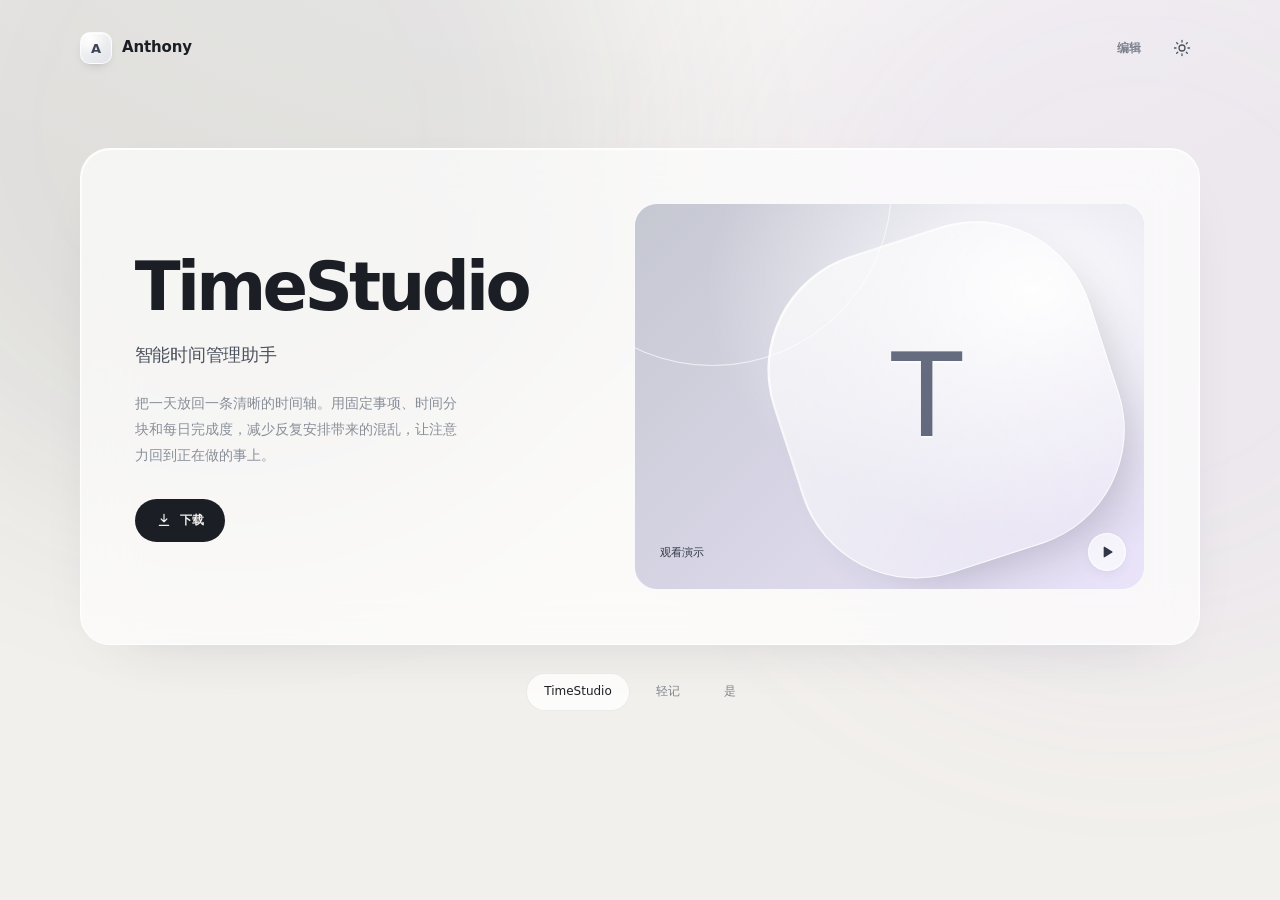
<file: index.html>
<!doctype html>
<html lang="zh-CN">
<head>
  <meta charset="utf-8">
  <meta name="viewport" content="width=device-width, initial-scale=1, viewport-fit=cover">
  <meta name="theme-color" content="#f2f0ec">
  <meta name="description" content="Anthony 的独立产品作品集。用 AI 把想法做成简单、好用的产品。">
  <meta property="og:type" content="website">
  <meta property="og:title" content="Anthony · 独立产品">
  <meta property="og:description" content="把想法，做进日常。">
  <meta name="color-scheme" content="light dark">
  <title>Anthony · 独立产品</title>
  <link rel="icon" href="assets/favicon.svg" type="image/svg+xml">
  <link rel="stylesheet" href="assets/css/base.css">
  <link rel="stylesheet" href="assets/css/site.css?v=20261028-compact">
  <link rel="stylesheet" href="assets/css/inline.css?v=20261028-compact">
  <link rel="stylesheet" href="assets/css/editor-access.css?v=20261028-password">
  <script>
    (function () {
      try {
        var saved = localStorage.getItem('anthony-theme');
        var dark = window.matchMedia && window.matchMedia('(prefers-color-scheme: dark)').matches;
        document.documentElement.dataset.theme = saved === 'light' || saved === 'dark' ? saved : (dark ? 'dark' : 'light');
      } catch (error) {
        document.documentElement.dataset.theme = 'light';
      }
    })();
  </script>
</head>
<body>
  <a class="skip-link" href="#main">跳到主要内容</a>

  <div class="ambient" aria-hidden="true">
    <i class="ambient-blob ambient-a"></i>
    <i class="ambient-blob ambient-b"></i>
    <i class="ambient-blob ambient-c"></i>
    <span class="ambient-sheen"></span>
  </div>

  <header class="site-header" id="siteHeader">
    <div class="header-inner">
      <div class="brand">
        <span class="brand-mark" id="brandMark">A</span>
        <span class="brand-copy">
          <strong id="brandName">Anthony</strong>
        </span>
      </div>

      <div class="header-actions">
        <button class="button quiet" type="button" id="editCurrent">编辑</button>
        <button class="icon-button theme-toggle" type="button" id="themeToggle" aria-label="切换到深色模式">
          <svg class="icon-sun" viewBox="0 0 24 24" aria-hidden="true">
            <circle cx="12" cy="12" r="4"></circle>
            <path d="M12 2v2m0 16v2M4.9 4.9l1.4 1.4m11.4 11.4 1.4 1.4M2 12h2m16 0h2M4.9 19.1l1.4-1.4M17.7 6.3l1.4-1.4"></path>
          </svg>
          <svg class="icon-moon" viewBox="0 0 24 24" aria-hidden="true">
            <path d="M20.5 14.2A8.4 8.4 0 0 1 9.8 3.5 8.5 8.5 0 1 0 20.5 14.2Z"></path>
          </svg>
        </button>
      </div>
    </div>
  </header>

  <div class="preview-badge hidden" id="previewBadge">草稿 <a href="index.html">查看已发布版本</a></div>

  <div class="inline-editor-tools" id="inlineEditorTools"></div>

  <main class="stage" id="main">
    <div class="card-mount" id="cardMount" aria-busy="true">
      <div class="card-skeleton" aria-hidden="true">
        <div class="skeleton-copy">
          <span class="skeleton-line short"></span>
          <span class="skeleton-line title"></span>
          <span class="skeleton-line med"></span>
          <span class="skeleton-line med"></span>
          <span class="skeleton-line chip"></span>
        </div>
        <div class="skeleton-screen"></div>
      </div>
    </div>
  </main>

  <nav class="product-nav" id="productNav" aria-label="切换作品"></nav>

  <div class="home-dock hidden" id="homeDock" aria-hidden="true">
    <div class="orb-stage" id="orbStage">
      <span class="orb-halo" aria-hidden="true"></span>
      <span class="orb-dispersion" aria-hidden="true"></span>
      <span class="orb-burst" aria-hidden="true"></span>
      <button class="home-orb" type="button" id="homeOrb" aria-label="作品导航：左右拖动切换产品，单点播放视频，双击编辑当前产品，长按新增产品">
        <span class="home-sphere" aria-hidden="true">
          <span class="sphere-surface">
            <i class="sphere-flow sphere-flow-a"></i>
            <i class="sphere-flow sphere-flow-b"></i>
            <i class="sphere-flow sphere-flow-c"></i>
            <i class="sphere-flow sphere-flow-d"></i>
          </span>
          <span class="sphere-depth"></span>
          <span class="sphere-caustic"></span>
          <span class="sphere-prism"></span>
          <span class="sphere-rim"><i></i></span>
          <span class="sphere-lens"></span>
          <span class="sphere-glint"></span>
        </span>
      </button>
      <span class="orb-floor" aria-hidden="true"></span>
      <span class="hold-ring" aria-hidden="true"></span>
    </div>
  </div>

  <div class="sr-only" id="liveRegion" aria-live="polite" aria-atomic="true"></div>

  <dialog class="sheet-dialog" id="sheetDialog" aria-labelledby="sheetTitle" tabindex="-1">
    <div class="sheet" id="sheetContent"></div>
  </dialog>

  <div class="toast" id="toast" role="status" aria-live="polite"></div>

  <noscript>
    <div class="noscript-card">
      <strong>需要启用 JavaScript</strong>
      <p>这个作品集使用 JavaScript 加载内容与交互，请在浏览器中启用 JavaScript 后刷新。</p>
    </div>
  </noscript>

  <script src="assets/js/utils.js?v=20261028-compact"></script>
  <script src="assets/js/editor-access.js?v=20261028-password"></script>
  <script src="assets/js/site.js?v=20261028-password"></script>
</body>
</html>
</file>
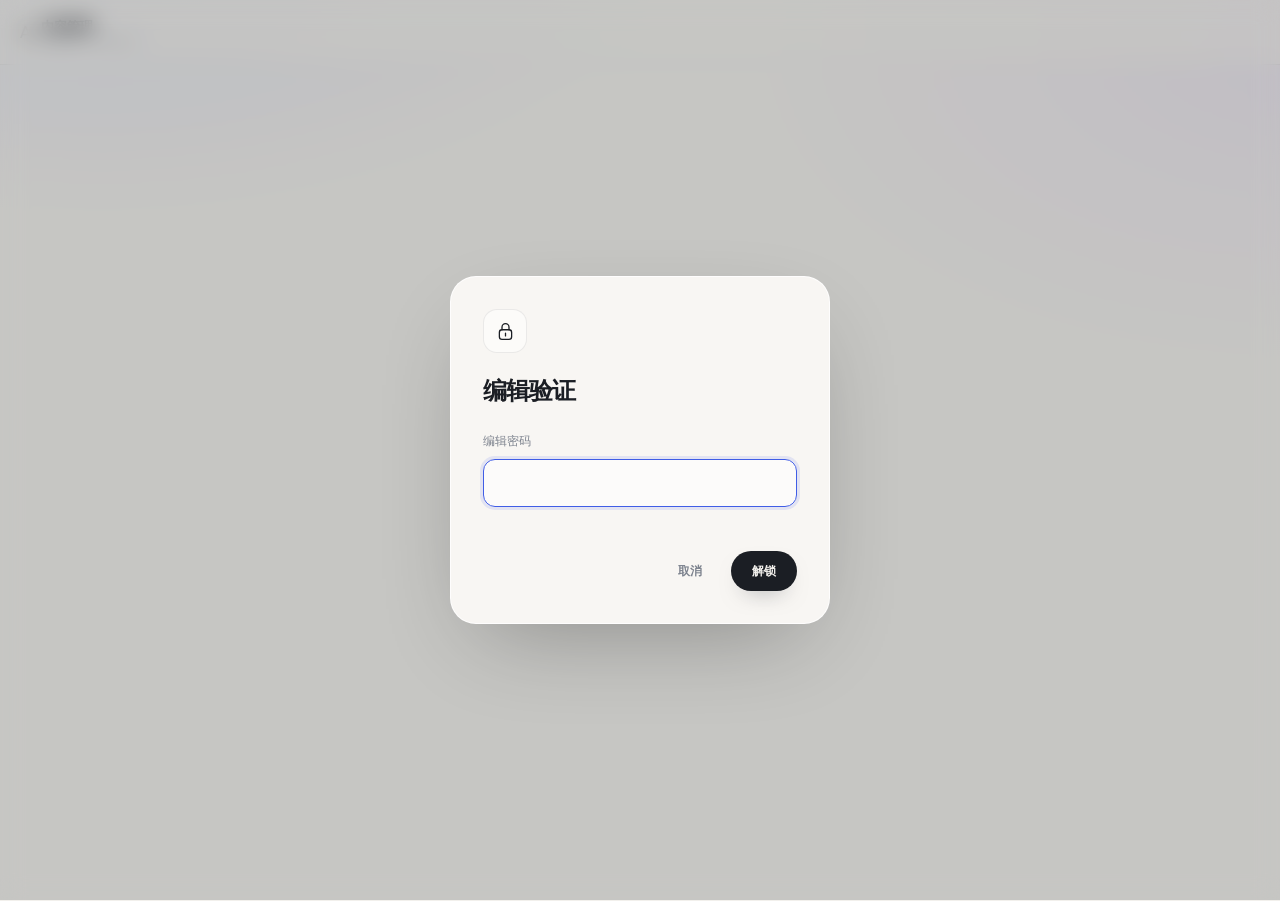
<file: admin.html>
<!doctype html>
<html lang="zh-CN">
<head>
  <meta charset="utf-8">
  <meta name="viewport" content="width=device-width, initial-scale=1, viewport-fit=cover">
  <meta name="theme-color" content="#f2f0ec">
  <meta name="robots" content="noindex, nofollow">
  <meta name="color-scheme" content="light dark">
  <title>内容管理 · Anthony</title>
  <link rel="icon" href="assets/favicon.svg" type="image/svg+xml">
  <link rel="stylesheet" href="assets/css/base.css">
  <link rel="stylesheet" href="assets/css/admin.css">
  <link rel="stylesheet" href="assets/css/editor-access.css?v=20261028-password">
  <script>
    (function () {
      try {
        var saved = localStorage.getItem('anthony-theme');
        var dark = window.matchMedia && window.matchMedia('(prefers-color-scheme: dark)').matches;
        document.documentElement.dataset.theme = saved === 'light' || saved === 'dark' ? saved : (dark ? 'dark' : 'light');
      } catch (error) {
        document.documentElement.dataset.theme = 'light';
      }
    })();
  </script>
</head>
<body class="admin-body admin-access-locked">
  <header class="admin-header">
    <div class="admin-header-inner">
      <a class="admin-brand" href="index.html" aria-label="返回作品集">
        <span class="brand-mark">A</span>
        <span class="admin-brand-copy">
          <strong>内容管理</strong>
          <small>Anthony · Products</small>
        </span>
      </a>

      <div class="admin-header-actions">
        <span class="save-status" id="saveStatus">未连接</span>
        <button class="button glass admin-preview-button hidden" type="button" id="previewDraft">预览草稿</button>
        <button class="button primary admin-publish-button hidden" type="button" id="publishTop">发布</button>
        <button class="icon-button theme-toggle" type="button" id="themeToggle" aria-label="切换到深色模式">
          <svg class="icon-sun" viewBox="0 0 24 24" aria-hidden="true">
            <circle cx="12" cy="12" r="4"></circle>
            <path d="M12 2v2m0 16v2M4.9 4.9l1.4 1.4m11.4 11.4 1.4 1.4M2 12h2m16 0h2M4.9 19.1l1.4-1.4M17.7 6.3l1.4-1.4"></path>
          </svg>
          <svg class="icon-moon" viewBox="0 0 24 24" aria-hidden="true">
            <path d="M20.5 14.2A8.4 8.4 0 0 1 9.8 3.5 8.5 8.5 0 1 0 20.5 14.2Z"></path>
          </svg>
        </button>
      </div>
    </div>
  </header>

  <section class="admin-access" id="adminAccess" aria-labelledby="adminAccessTitle">
    <h1 id="adminAccessTitle">内容管理已锁定</h1>
    <p id="adminAccessHint">输入编辑密码后继续。</p>
    <button class="button primary" type="button" id="unlockAdmin">解锁</button>
    <a href="index.html">返回作品集</a>
  </section>

  <main class="admin-main">
    <section class="connect-shell" id="connectView">
      <div class="connect-copy">
        <p class="eyebrow">STATIC CONTENT STUDIO</p>
        <h1>部署之后，<br>也直接改。</h1>
        <p class="connect-lead">这里不是另一个后台服务器。它通过 GitHub API 直接修改仓库里的 <code>content/site.json</code>，所以整站仍然可以原样放在 GitHub Pages 上。</p>
        <ul class="connect-points">
          <li><span>01</span>增加、删除品牌，修改所有文案</li>
          <li><span>02</span>粘贴 B 站链接，自动识别 BV 号</li>
          <li><span>03</span>上传安装包到仓库的 downloads 目录</li>
          <li><span>04</span>提交后，Pages 自动重新部署</li>
        </ul>
      </div>

      <div class="connect-card">
        <div class="connect-card-head">
          <div>
            <p class="eyebrow">CONNECT</p>
            <h2>连接你的仓库</h2>
          </div>
          <span class="connect-badge">GitHub Pages ready</span>
        </div>

        <form id="connectForm" novalidate>
          <div class="form-grid connect-grid">
            <label class="field">
              <span class="field-label">Repository owner</span>
              <input type="text" id="ownerInput" name="owner" value="shuizhongjushi0910-eng" autocomplete="username" spellcheck="false" placeholder="GitHub 用户名">
            </label>
            <label class="field">
              <span class="field-label">Repository</span>
              <input type="text" id="repoInput" name="repo" value="shuizhongjushi0910-eng.github.io" autocomplete="off" spellcheck="false" placeholder="仓库名">
            </label>
            <label class="field">
              <span class="field-label">Branch</span>
              <input type="text" id="branchInput" name="branch" value="main" autocomplete="off" spellcheck="false" placeholder="main">
            </label>
            <label class="field">
              <span class="field-label">Personal access token</span>
              <input type="password" id="tokenInput" name="token" autocomplete="off" spellcheck="false" placeholder="github_pat_...">
            </label>
          </div>

          <p class="connect-security">Token 仅用于当前标签页会话；点击「断开连接」即可清除。不会写入网页或仓库。</p>

          <div class="connect-actions">
            <button class="button primary" type="submit" id="connectButton">连接并读取</button>
            <button class="button glass" type="button" id="localEditButton">先本地编辑</button>
          </div>
          <p class="form-message hidden" id="connectError" role="alert"></p>
        </form>

        <details class="connect-help">
          <summary>怎么生成 Token？</summary>
          <ol>
            <li>打开 GitHub 的 <a href="https://github.com/settings/personal-access-tokens/new" target="_blank" rel="noopener noreferrer">Fine-grained token 创建页</a>。</li>
            <li>Repository access 选择 <strong>Only select repositories</strong>，选中这个作品集仓库。</li>
            <li>Permissions → Repository permissions → <strong>Contents</strong> 设为 <strong>Read and write</strong>。</li>
            <li>生成后复制 <code>github_pat_...</code> 到上面的输入框。</li>
          </ol>
          <p>建议为这个仓库单独创建一个有到期时间的 Token。</p>
        </details>

        <p class="connect-security">这个页面本身是公开的，但没有 Token 的人只能本地查看，无法提交。不要把 Token 发给别人，也不要把 Token 写进仓库。</p>
      </div>
    </section>

    <section class="studio hidden" id="studioView">
      <aside class="studio-sidebar">
        <div class="repo-chip" id="repoChip">
          <span class="repo-dot" aria-hidden="true"></span>
          <span class="repo-copy">
            <strong id="repoName">未连接</strong>
            <small id="branchName">main</small>
          </span>
        </div>

        <nav class="studio-tabs" id="studioTabs" aria-label="内容分类">
          <button type="button" data-tab="site" aria-current="true">
            <span>首页与关于</span>
            <small>Site</small>
          </button>
          <button type="button" data-tab="products">
            <span>品牌</span>
            <small id="productCount">0</small>
          </button>
          <button type="button" data-tab="videos">
            <span>影像</span>
            <small id="videoCount">0</small>
          </button>
          <button type="button" data-tab="downloads">
            <span>下载</span>
            <small id="downloadCount">0</small>
          </button>
          <button type="button" data-tab="notes">
            <span>手记</span>
            <small id="noteCount">0</small>
          </button>
          <button type="button" data-tab="publish">
            <span>发布</span>
            <small>Deploy</small>
          </button>
        </nav>

        <div class="studio-sidebar-foot">
          <a class="side-link" href="index.html" target="_blank" rel="noopener">打开网站 ↗</a>
          <button class="side-link" type="button" id="disconnectButton">断开连接</button>
        </div>
      </aside>

      <section class="studio-panel">
        <header class="panel-head">
          <div>
            <p class="eyebrow" id="panelEyebrow">SITE</p>
            <h1 id="panelTitle">首页与关于</h1>
            <p id="panelHint">修改站点标题、个人介绍和关于页面的内容。</p>
          </div>
          <div class="panel-actions" id="panelActions"></div>
        </header>

        <div class="panel-body" id="panelBody"></div>
      </section>
    </section>
  </main>

  <div class="toast" id="adminToast" role="status" aria-live="polite"></div>
  <input type="file" id="importFile" accept="application/json,.json" hidden>

  <noscript>
    <div class="connect-card admin-noscript">
      <strong>需要启用 JavaScript</strong>
      <p>内容管理需要 JavaScript 才能读写 GitHub 仓库，请在浏览器中启用后刷新。</p>
    </div>
  </noscript>

  <script src="assets/js/utils.js?v=20261026"></script>
  <script src="assets/js/editor-access.js?v=20261028-password"></script>
  <script src="assets/js/admin.js?v=20261028-password"></script>
</body>
</html>
</file>
<file: assets/css/base.css>
:root {
  color-scheme: light;
  --bg: #f2f0ec;
  --bg-2: #f8f6f3;
  --text: #1b1e24;
  --text-2: #4c525d;
  --muted: #7d838e;
  --faint: #a3a8b1;
  --line: rgba(27, 30, 36, .08);
  --line-strong: rgba(27, 30, 36, .15);
  --glass: rgba(255, 255, 255, .52);
  --glass-strong: rgba(255, 255, 255, .76);
  --glass-border: rgba(255, 255, 255, .84);
  --dialog-bg: rgba(251, 250, 248, .9);
  --field-bg: rgba(255, 255, 255, .58);
  --nav-bg: rgba(244, 242, 238, .68);
  --shadow-soft: 0 28px 80px -32px rgba(38, 45, 67, .28), 0 10px 30px -20px rgba(38, 45, 67, .18);
  --shadow-card: 0 50px 130px -44px rgba(34, 42, 64, .44), 0 20px 50px -34px rgba(34, 42, 64, .25);
  --accent: #6d86ff;
  --accent-2: #b18cff;
  --focus: #405de6;
  --radius-sheet: 30px;
  --font: -apple-system, BlinkMacSystemFont, "SF Pro Display", "SF Pro Text", "Helvetica Neue", "PingFang SC", "Hiragino Sans GB", "Microsoft YaHei UI", "Microsoft YaHei", system-ui, sans-serif;
  --mono: "SFMono-Regular", Consolas, "Liberation Mono", monospace;
}

html[data-theme="dark"] {
  color-scheme: dark;
  --bg: #0b0c0f;
  --bg-2: #111216;
  --text: #f2f2f4;
  --text-2: #c3c5cc;
  --muted: #9296a0;
  --faint: #6d727d;
  --line: rgba(255, 255, 255, .09);
  --line-strong: rgba(255, 255, 255, .17);
  --glass: rgba(27, 29, 35, .5);
  --glass-strong: rgba(31, 33, 40, .78);
  --glass-border: rgba(255, 255, 255, .13);
  --dialog-bg: rgba(22, 23, 28, .92);
  --field-bg: rgba(255, 255, 255, .06);
  --nav-bg: rgba(11, 12, 15, .7);
  --shadow-soft: 0 30px 90px -30px rgba(0, 0, 0, .8);
  --shadow-card: 0 60px 150px -40px rgba(0, 0, 0, .85), 0 20px 50px -30px rgba(0, 0, 0, .6);
  --focus: #93a8ff;
}

* { box-sizing: border-box; }

html {
  min-height: 100%;
  background: var(--bg);
  overflow-x: hidden;
  overflow-x: clip;
  scroll-behavior: smooth;
}

body {
  margin: 0;
  min-height: 100vh;
  min-height: 100svh;
  overflow-x: hidden;
  overflow-x: clip;
  background: var(--bg);
  color: var(--text);
  font-family: var(--font);
  -webkit-font-smoothing: antialiased;
  -moz-osx-font-smoothing: grayscale;
  text-rendering: optimizeLegibility;
}

body.is-locked { overflow: hidden; }

::selection {
  background: color-mix(in srgb, var(--accent) 28%, transparent);
  color: var(--text);
}

h1, h2, h3, h4, p, figure, blockquote { margin: 0; }

a {
  color: inherit;
  text-decoration: none;
}

button, input, textarea, select {
  font: inherit;
  color: inherit;
}

button {
  border: 0;
  padding: 0;
  background: none;
  cursor: pointer;
  -webkit-tap-highlight-color: transparent;
}

img, svg { display: block; }

button:focus-visible,
a:focus-visible,
input:focus-visible,
textarea:focus-visible,
select:focus-visible,
[tabindex]:focus-visible {
  outline: 2px solid color-mix(in srgb, var(--focus) 72%, transparent);
  outline-offset: 3px;
}

.hidden { display: none !important; }

.sr-only {
  position: absolute !important;
  width: 1px;
  height: 1px;
  padding: 0;
  margin: -1px;
  overflow: hidden;
  clip: rect(0, 0, 0, 0);
  white-space: nowrap;
  border: 0;
}

.skip-link {
  position: fixed;
  top: 10px;
  left: 50%;
  z-index: 200;
  transform: translate(-50%, -160%);
  padding: 10px 16px;
  border-radius: 12px;
  background: var(--text);
  color: var(--bg);
  font-size: 13px;
  font-weight: 650;
  transition: transform .2s ease;
}

.skip-link:focus { transform: translate(-50%, 0); }

.icon-button {
  display: inline-grid;
  place-items: center;
  width: 38px;
  height: 38px;
  flex: 0 0 auto;
  border: 1px solid transparent;
  border-radius: 50%;
  color: var(--text-2);
  background: transparent;
  transition: background .2s ease, color .2s ease, border-color .2s ease, transform .2s cubic-bezier(.2, .9, .25, 1);
}

.icon-button:hover {
  color: var(--text);
  background: var(--glass);
  border-color: var(--glass-border);
}

.icon-button:active { transform: scale(.94); }

.icon-button svg {
  width: 18px;
  height: 18px;
  fill: none;
  stroke: currentColor;
  stroke-width: 1.7;
  stroke-linecap: round;
  stroke-linejoin: round;
}

.theme-toggle .icon-moon { display: none; }
html[data-theme="dark"] .theme-toggle .icon-sun { display: none; }
html[data-theme="dark"] .theme-toggle .icon-moon { display: block; }

.button {
  display: inline-flex;
  align-items: center;
  justify-content: center;
  gap: 8px;
  min-height: 44px;
  padding: 0 18px;
  border: 1px solid transparent;
  border-radius: 14px;
  font-size: 13.5px;
  font-weight: 650;
  letter-spacing: .005em;
  white-space: nowrap;
  transition: transform .22s cubic-bezier(.2, .9, .25, 1), background .2s ease, border-color .2s ease, box-shadow .2s ease, opacity .2s ease;
}

.button svg {
  width: 16px;
  height: 16px;
  fill: none;
  stroke: currentColor;
  stroke-width: 1.8;
  stroke-linecap: round;
  stroke-linejoin: round;
}

.button:hover { transform: translateY(-1px); }
.button:active { transform: scale(.98); }

.button.primary {
  color: var(--bg);
  background: var(--text);
  box-shadow: 0 10px 24px -14px rgba(20, 24, 34, .55);
}

html[data-theme="dark"] .button.primary {
  color: #16171b;
  background: #f4f4f6;
}

.button.glass {
  color: var(--text);
  background: var(--glass);
  border-color: var(--glass-border);
  box-shadow: inset 0 1px 0 rgba(255, 255, 255, .55), 0 8px 22px -16px rgba(30, 36, 54, .4);
  backdrop-filter: blur(18px) saturate(1.3);
  -webkit-backdrop-filter: blur(18px) saturate(1.3);
}

html[data-theme="dark"] .button.glass {
  box-shadow: inset 0 1px 0 rgba(255, 255, 255, .08), 0 8px 22px -16px rgba(0, 0, 0, .8);
}

.button.quiet {
  min-height: 40px;
  padding: 0 12px;
  color: var(--muted);
  font-size: 12.5px;
}

.button.quiet:hover {
  color: var(--text);
  background: var(--glass);
}

.button[disabled],
.button[aria-disabled="true"] {
  opacity: .45;
  pointer-events: none;
}

.text-link {
  display: inline-flex;
  align-items: center;
  gap: 5px;
  color: var(--text-2);
  font-size: 12.5px;
  font-weight: 550;
  transition: color .2s ease;
}

.text-link:hover { color: var(--text); }

.text-link svg {
  width: 13px;
  height: 13px;
  fill: none;
  stroke: currentColor;
  stroke-width: 1.8;
  stroke-linecap: round;
  stroke-linejoin: round;
}

.eyebrow {
  color: var(--muted);
  font-size: 10px;
  font-weight: 650;
  letter-spacing: .16em;
  text-transform: uppercase;
}

/* ---- dialogs ---- */
dialog.sheet-dialog {
  width: min(940px, calc(100vw - 32px));
  max-width: none;
  max-height: none;
  margin: auto;
  padding: 0;
  border: 0;
  border-radius: var(--radius-sheet);
  background: transparent;
  color: var(--text);
  overflow: visible;
}

dialog.sheet-dialog:focus { outline: none; }

dialog.sheet-dialog::backdrop {
  background: rgba(18, 21, 29, .34);
  backdrop-filter: blur(16px) saturate(1.2);
  -webkit-backdrop-filter: blur(16px) saturate(1.2);
}

html[data-theme="dark"] dialog.sheet-dialog::backdrop {
  background: rgba(0, 0, 0, .6);
}

.sheet {
  position: relative;
  width: 100%;
  max-height: min(88vh, 920px);
  max-height: min(88svh, 920px);
  overflow-y: auto;
  overscroll-behavior: contain;
  border: 1px solid var(--glass-border);
  border-radius: var(--radius-sheet);
  background: var(--dialog-bg);
  box-shadow: 0 50px 140px -42px rgba(14, 20, 36, .62), inset 0 1px 0 rgba(255, 255, 255, .6);
  backdrop-filter: blur(42px) saturate(1.45);
  -webkit-backdrop-filter: blur(42px) saturate(1.45);
  scrollbar-width: thin;
  scrollbar-color: var(--line-strong) transparent;
}

html[data-theme="dark"] .sheet {
  box-shadow: 0 60px 160px -36px rgba(0, 0, 0, .9), inset 0 1px 0 rgba(255, 255, 255, .08);
}

.sheet::-webkit-scrollbar { width: 8px; }
.sheet::-webkit-scrollbar-thumb { background: var(--line-strong); border-radius: 99px; }

dialog[open] .sheet {
  animation: sheet-in .44s cubic-bezier(.16, 1, .3, 1) both;
}

@keyframes sheet-in {
  from { opacity: 0; transform: translateY(18px) scale(.985); }
  to { opacity: 1; transform: translateY(0) scale(1); }
}

.sheet-header {
  position: sticky;
  top: 0;
  z-index: 5;
  display: flex;
  align-items: center;
  justify-content: space-between;
  gap: 16px;
  min-height: 64px;
  padding: 12px 18px 12px 28px;
  background: linear-gradient(to bottom, var(--dialog-bg) 64%, transparent);
}

.sheet-header h2 {
  font-size: 12px;
  font-weight: 650;
  letter-spacing: .08em;
  color: var(--muted);
  text-transform: uppercase;
}

.sheet-close {
  display: grid;
  place-items: center;
  width: 36px;
  height: 36px;
  border: 1px solid var(--line);
  border-radius: 50%;
  color: var(--text-2);
  background: var(--glass);
  transition: background .2s ease, color .2s ease, transform .2s ease;
}

.sheet-close:hover { color: var(--text); background: var(--glass-strong); }
.sheet-close:active { transform: scale(.94); }

.sheet-close svg {
  width: 15px;
  height: 15px;
  fill: none;
  stroke: currentColor;
  stroke-width: 1.8;
  stroke-linecap: round;
}

.sheet-body { padding: 12px 32px 38px; }

.toast {
  position: fixed;
  left: 50%;
  bottom: 24px;
  z-index: 300;
  max-width: min(440px, calc(100vw - 28px));
  padding: 11px 16px;
  border: 1px solid var(--glass-border);
  border-radius: 13px;
  color: var(--text);
  background: var(--glass-strong);
  box-shadow: var(--shadow-soft);
  backdrop-filter: blur(20px) saturate(1.3);
  -webkit-backdrop-filter: blur(20px) saturate(1.3);
  font-size: 12.5px;
  line-height: 1.5;
  text-align: center;
  opacity: 0;
  transform: translate(-50%, 10px);
  pointer-events: none;
  transition: opacity .24s ease, transform .24s ease;
}

.toast.is-visible {
  opacity: 1;
  transform: translate(-50%, 0);
}

@media (max-width: 720px) {
  :root { --radius-sheet: 26px; }
  dialog.sheet-dialog { width: calc(100vw - 16px); }
  .sheet { max-height: min(90svh, 920px); }
  .sheet-header { min-height: 58px; padding: 10px 12px 10px 20px; }
  .sheet-body { padding: 10px 20px 28px; }
}

@media (prefers-reduced-motion: reduce) {
  html { scroll-behavior: auto; }
  *, *::before, *::after {
    animation-duration: .001ms !important;
    animation-iteration-count: 1 !important;
    transition-duration: .001ms !important;
    scroll-behavior: auto !important;
  }
}
</file>
<file: assets/css/site.css>
/* ===== ambient scene ===== */
.ambient {
  position: fixed;
  inset: 0;
  z-index: 0;
  overflow: hidden;
  pointer-events: none;
  background:
    radial-gradient(120% 85% at 50% -18%, rgba(255, 255, 255, .58), transparent 58%),
    var(--bg);
}

html[data-theme="dark"] .ambient {
  background:
    radial-gradient(120% 85% at 50% -18%, rgba(255, 255, 255, .035), transparent 58%),
    var(--bg);
}

.ambient-blob {
  position: absolute;
  width: min(62vw, 860px);
  aspect-ratio: 1;
  border-radius: 50%;
  filter: blur(92px);
  opacity: .2;
  transform: translate3d(0, 0, 0);
  transition: background-color 1.1s ease, opacity 1.1s ease, transform 1.4s cubic-bezier(.2, .8, .2, 1);
}

.ambient-a { top: -30%; left: -13%; background-color: var(--accent); }
.ambient-b { top: -13%; right: -20%; background-color: var(--accent-2); opacity: .17; }
.ambient-c { bottom: -38%; left: 22%; width: min(52vw, 700px); background-color: #f4a9c8; opacity: .1; }
html[data-theme="dark"] .ambient-blob { opacity: .14; }
html[data-theme="dark"] .ambient-b { opacity: .1; }
html[data-theme="dark"] .ambient-c { opacity: .05; }

.ambient::after {
  content: "";
  position: absolute;
  inset: 0;
  opacity: .2;
  mix-blend-mode: overlay;
  background-image: url("data:image/svg+xml;utf8,<svg xmlns='http://www.w3.org/2000/svg' width='140' height='140'><filter id='n'><feTurbulence type='fractalNoise' baseFrequency='.92' numOctaves='2' stitchTiles='stitch'/><feColorMatrix type='saturate' values='0'/></filter><rect width='140' height='140' filter='url(%23n)' opacity='.38'/></svg>");
}

html[data-theme="dark"] .ambient::after { opacity: .1; }

.ambient-sheen {
  position: absolute;
  inset: 0;
  background: radial-gradient(70% 52% at 50% 108%, rgba(255, 255, 255, .34), transparent 68%);
  opacity: .5;
}

html[data-theme="dark"] .ambient-sheen {
  background: radial-gradient(70% 52% at 50% 108%, rgba(180, 200, 255, .08), transparent 68%);
}

/* ===== header ===== */
.site-header {
  position: relative;
  z-index: 30;
  min-height: 84px;
  padding: max(16px, env(safe-area-inset-top)) 0 16px;
  flex: 0 0 auto;
  overflow: visible;
}

.header-inner {
  width: min(1200px, calc(100% - 48px));
  min-height: 52px;
  margin: 0 auto;
  display: flex;
  align-items: center;
  justify-content: space-between;
  gap: 20px;
}

.brand {
  display: inline-flex;
  align-items: center;
  gap: 10px;
  pointer-events: auto;
  flex: 0 0 auto;
  white-space: nowrap;
}

.brand-mark {
  display: grid;
  place-items: center;
  width: 30px;
  height: 30px;
  flex: 0 0 auto;
  border: 1px solid rgba(255, 255, 255, .74);
  border-radius: 10px;
  color: #3c4555;
  background:
    radial-gradient(circle at 30% 20%, rgba(255, 255, 255, .9), transparent 52%),
    linear-gradient(145deg, rgba(255, 255, 255, .72), rgba(226, 232, 246, .48));
  box-shadow: inset 0 1px 1px rgba(255, 255, 255, .9), 0 5px 12px -8px rgba(35, 44, 64, .5);
  font-size: 13px;
  font-weight: 720;
  letter-spacing: -.02em;
  backdrop-filter: blur(14px);
  -webkit-backdrop-filter: blur(14px);
}

html[data-theme="dark"] .brand-mark {
  color: #e8eaf1;
  border-color: rgba(255, 255, 255, .13);
  background:
    radial-gradient(circle at 30% 20%, rgba(255, 255, 255, .18), transparent 52%),
    linear-gradient(145deg, rgba(255, 255, 255, .1), rgba(255, 255, 255, .03));
  box-shadow: inset 0 1px 0 rgba(255, 255, 255, .14), 0 6px 16px -10px #000;
}

.brand-copy { display: flex; flex-direction: column; gap: 1px; }
.brand-copy strong { color: var(--text); font-size: 13.5px; font-weight: 680; letter-spacing: -.01em; line-height: 1.15; }
.brand-copy small { color: var(--faint); font-size: 8.5px; font-weight: 600; letter-spacing: .08em; white-space: nowrap; }

.header-actions { display: flex; align-items: center; gap: 2px; pointer-events: auto; }
.header-actions .icon-button { width: 36px; height: 36px; }

/* ===== stage / product card ===== */
.stage {
  position: relative;
  z-index: 2;
  width: min(1200px, calc(100% - 48px));
  min-height: calc(100vh - 334px);
  min-height: calc(100svh - 334px);
  margin: 0 auto;
  padding: 24px 0 12px;
  display: flex;
  align-items: center;
}

.card-mount {
  position: relative;
  width: 100%;
  opacity: 1;
  transform: translateX(0) scale(1);
  transition: opacity .22s ease, transform .35s cubic-bezier(.2, .8, .2, 1);
}

.card-mount.is-exiting {
  opacity: 0;
  transform: translateX(var(--exit-x, -28px)) scale(.992);
  pointer-events: none;
}

.card-mount.is-entering {
  opacity: 0;
  transform: translateX(var(--enter-x, 32px)) scale(.992);
  transition: none;
}

.card-mount.is-settling {
  opacity: 1;
  transform: translateX(0) scale(1);
  transition: opacity .36s ease, transform .58s cubic-bezier(.16, 1, .3, 1);
}

.product-card {
  position: relative;
  isolation: isolate;
  display: grid;
  grid-template-columns: minmax(0, .92fr) minmax(0, 1.08fr);
  align-items: center;
  gap: clamp(34px, 4.3vw, 58px);
  padding: clamp(32px, 4.2vw, 54px);
  overflow: hidden;
  border: 1px solid var(--glass-border);
  border-radius: 36px;
  background:
    radial-gradient(95% 110% at 3% 0%, color-mix(in srgb, var(--accent) 16%, transparent), transparent 54%),
    radial-gradient(90% 110% at 100% 105%, color-mix(in srgb, var(--accent-2) 13%, transparent), transparent 56%),
    linear-gradient(140deg, rgba(255, 255, 255, .8), rgba(255, 255, 255, .5));
  box-shadow:
    var(--shadow-card),
    inset 0 1px 0 rgba(255, 255, 255, .9),
    inset 0 -1px 0 rgba(255, 255, 255, .28);
  backdrop-filter: blur(34px) saturate(1.36);
  -webkit-backdrop-filter: blur(34px) saturate(1.36);
}

html[data-theme="dark"] .product-card {
  background:
    radial-gradient(95% 110% at 3% 0%, color-mix(in srgb, var(--accent) 22%, transparent), transparent 54%),
    radial-gradient(90% 110% at 100% 105%, color-mix(in srgb, var(--accent-2) 16%, transparent), transparent 56%),
    linear-gradient(140deg, rgba(28, 30, 37, .88), rgba(19, 21, 27, .72));
  box-shadow:
    var(--shadow-card),
    inset 0 1px 0 rgba(255, 255, 255, .1),
    inset 0 -1px 0 rgba(0, 0, 0, .4);
}

.product-card::before {
  content: "";
  position: absolute;
  inset: 0;
  z-index: 5;
  padding: 1px;
  border-radius: inherit;
  pointer-events: none;
  background: linear-gradient(150deg, rgba(255, 255, 255, .95), rgba(255, 255, 255, .1) 28%, rgba(255, 255, 255, 0) 54%, rgba(255, 255, 255, .48) 100%);
  -webkit-mask: linear-gradient(#000 0 0) content-box, linear-gradient(#000 0 0);
  -webkit-mask-composite: xor;
  mask: linear-gradient(#000 0 0) content-box, linear-gradient(#000 0 0);
  mask-composite: exclude;
  opacity: .8;
}

html[data-theme="dark"] .product-card::before {
  background: linear-gradient(150deg, rgba(255, 255, 255, .42), rgba(255, 255, 255, .06) 34%, transparent 58%, rgba(255, 255, 255, .12));
  opacity: .7;
}

.product-card::after {
  content: "";
  position: absolute;
  inset: 0;
  z-index: 4;
  border-radius: inherit;
  pointer-events: none;
  opacity: .15;
  mix-blend-mode: overlay;
  background-image: url("data:image/svg+xml;utf8,<svg xmlns='http://www.w3.org/2000/svg' width='140' height='140'><filter id='n'><feTurbulence type='fractalNoise' baseFrequency='.86' numOctaves='2' stitchTiles='stitch'/><feColorMatrix type='saturate' values='0'/></filter><rect width='140' height='140' filter='url(%23n)' opacity='.42'/></svg>");
}

.product-copy {
  position: relative;
  z-index: 1;
  display: flex;
  flex-direction: column;
  min-width: 0;
}

.product-kicker {
  display: flex;
  align-items: center;
  gap: 10px;
  color: var(--muted);
  font-size: 9.5px;
  font-weight: 650;
  letter-spacing: .1em;
  text-transform: uppercase;
}

.product-kicker .index {
  color: var(--text);
  font-size: 10px;
  font-variant-numeric: tabular-nums;
  letter-spacing: .05em;
}

.kicker-divider {
  width: 18px;
  height: 1px;
  flex: 0 0 auto;
  background: var(--line-strong);
}

.product-kicker .category { overflow: hidden; text-overflow: ellipsis; white-space: nowrap; }

.product-name {
  margin-top: clamp(18px, 3vh, 28px);
  color: var(--text);
  font-size: clamp(48px, 5.2vw, 72px);
  font-weight: 640;
  line-height: 1.02;
  letter-spacing: -.06em;
  text-wrap: balance;
  overflow-wrap: normal;
  word-break: normal;
}

.product-name.is-long {
  font-size: clamp(38px, 4.4vw, 58px);
  line-height: 1.08;
  overflow-wrap: break-word;
}

.product-subtitle {
  margin-top: 15px;
  color: var(--text-2);
  font-size: clamp(17px, 1.5vw, 21px);
  font-weight: 520;
  line-height: 1.4;
  letter-spacing: -.015em;
}

.product-description {
  max-width: 39ch;
  margin-top: clamp(18px, 2.8vh, 28px);
  color: var(--text-2);
  font-size: clamp(13px, 1.05vw, 14.5px);
  font-weight: 400;
  line-height: 1.85;
  opacity: .9;
  text-wrap: pretty;
}

.product-actions {
  display: flex;
  flex-wrap: wrap;
  align-items: center;
  gap: 8px;
  margin-top: clamp(26px, 3.6vh, 36px);
}

.product-actions .button.primary {
  min-height: 47px;
  padding: 0 18px;
  box-shadow: 0 15px 34px -18px color-mix(in srgb, var(--accent) 78%, #1a2234);
}

.action-count {
  display: inline-grid;
  place-items: center;
  min-width: 17px;
  height: 17px;
  padding: 0 5px;
  border-radius: 99px;
  color: var(--text-2);
  background: color-mix(in srgb, var(--text) 8%, transparent);
  font-size: 9.5px;
  font-weight: 650;
}

/* ===== inline video ===== */
.product-media {
  position: relative;
  z-index: 1;
  display: flex;
  flex-direction: column;
  gap: 10px;
  min-width: 0;
}

.media-head {
  display: flex;
  align-items: center;
  justify-content: space-between;
  gap: 12px;
  min-height: 22px;
  padding: 0 3px;
  color: var(--faint);
  font-size: 8.5px;
  font-weight: 620;
  letter-spacing: .13em;
  text-transform: uppercase;
}

.media-head .bili-label { display: inline-flex; align-items: center; gap: 7px; }

.bili-mark {
  display: inline-grid;
  place-items: center;
  width: 19px;
  height: 14px;
  border: 1px solid currentColor;
  border-radius: 4px;
  font-size: 6px;
  font-weight: 700;
  letter-spacing: -.02em;
}

.media-link {
  display: inline-flex;
  align-items: center;
  gap: 4px;
  min-height: 22px;
  padding: 0 5px;
  border-radius: 5px;
  color: var(--muted);
  font-size: 8px;
  font-weight: 600;
  letter-spacing: .07em;
  text-transform: none;
  transition: color .2s ease, background .2s ease;
}

.media-link:hover { color: var(--text); background: var(--glass); }

.media-link svg {
  width: 10px;
  height: 10px;
  fill: none;
  stroke: currentColor;
  stroke-width: 1.8;
  stroke-linecap: round;
  stroke-linejoin: round;
}

.video-frame {
  position: relative;
  width: 100%;
  aspect-ratio: 16 / 9;
  overflow: hidden;
  border: 1px solid rgba(255, 255, 255, .48);
  border-radius: 22px;
  background: #08090c;
  box-shadow:
    0 34px 68px -38px rgba(26, 36, 58, .55),
    0 12px 28px -20px rgba(26, 36, 58, .34),
    inset 0 1px 0 rgba(255, 255, 255, .18);
}

html[data-theme="dark"] .video-frame {
  border-color: rgba(255, 255, 255, .1);
  box-shadow:
    0 40px 80px -38px rgba(0, 0, 0, .9),
    0 12px 28px -20px rgba(0, 0, 0, .7),
    inset 0 1px 0 rgba(255, 255, 255, .1);
}

.video-frame iframe { display: block; width: 100%; height: 100%; border: 0; background: #08090c; }

.video-empty {
  position: relative;
  display: flex;
  flex-direction: column;
  align-items: center;
  justify-content: center;
  gap: 8px;
  width: 100%;
  aspect-ratio: 16 / 9;
  overflow: hidden;
  border: 1px dashed var(--line-strong);
  border-radius: 22px;
  color: var(--muted);
  background:
    radial-gradient(80% 120% at 50% 0%, color-mix(in srgb, var(--accent) 10%, transparent), transparent 65%),
    color-mix(in srgb, var(--glass) 42%, transparent);
  text-align: center;
}

.video-empty::before {
  content: "";
  position: absolute;
  inset: 0;
  background: linear-gradient(120deg, transparent, rgba(255, 255, 255, .16), transparent);
  pointer-events: none;
}

.video-empty .empty-bili {
  display: grid;
  place-items: center;
  width: 42px;
  height: 30px;
  border: 1px solid var(--line-strong);
  border-radius: 8px;
  color: var(--faint);
  font-size: 10px;
  font-weight: 700;
}

.video-empty strong { color: var(--text-2); font-size: 12px; font-weight: 600; }
.video-empty span:last-child { color: var(--faint); font-size: 10px; line-height: 1.6; }

/* ===== product artwork and straightforward navigation ===== */
.video-cover {
  position: relative;
  isolation: isolate;
  display: block;
  width: 100%;
  aspect-ratio: 1.42;
  overflow: hidden;
  border: 1px solid rgba(255, 255, 255, .7);
  border-radius: 24px;
  color: #303644;
  background: #e9edf6;
  cursor: pointer;
  text-align: left;
  box-shadow: 0 12px 36px -24px rgba(35, 42, 66, .3);
  transition: transform .4s ease, box-shadow .4s ease;
}
.video-cover:hover { transform: translateY(-3px); box-shadow: 0 18px 44px -24px rgba(35, 42, 66, .32); }
.video-cover:focus-visible { outline: 3px solid var(--focus); outline-offset: 5px; }
.cover-art {
  position: absolute;
  inset: 0;
  display: grid;
  place-items: center;
  background:
    radial-gradient(ellipse at 78% 22%, rgba(255, 255, 255, .96), transparent 58%),
    linear-gradient(135deg, color-mix(in srgb, var(--accent) 22%, #f1f3fa), color-mix(in srgb, var(--accent-2) 17%, #f6f5f9));
}
.cover-art::before {
  content: "";
  position: absolute;
  width: 65%;
  aspect-ratio: 1;
  border: 1px solid rgba(255, 255, 255, .72);
  border-radius: 36%;
  background: linear-gradient(140deg, rgba(255, 255, 255, .76), rgba(255, 255, 255, .16));
  box-shadow: 18px 25px 46px -21px color-mix(in srgb, var(--accent) 24%, transparent), inset 1px 1px 0 rgba(255, 255, 255, .8);
  transform: translate(17%, 1%) rotate(-18deg);
}
.cover-art::after {
  content: "";
  position: absolute;
  width: 70%;
  aspect-ratio: 1;
  top: -51%;
  left: -20%;
  border: 1px solid rgba(255, 255, 255, .7);
  border-radius: 50%;
}
.cover-monogram {
  position: relative;
  z-index: 1;
  margin: 0 0 0 13%;
  color: color-mix(in srgb, var(--accent) 50%, #455371);
  font-size: clamp(86px, 9vw, 140px);
  font-weight: 300;
  line-height: 1;
  letter-spacing: -.07em;
  text-shadow: 0 2px 0 rgba(255, 255, 255, .7);
}
.cover-caption {
  position: absolute;
  left: 25px;
  top: 24px;
  max-width: calc(100% - 50px);
  overflow: hidden;
  text-overflow: ellipsis;
  white-space: nowrap;
  color: #657087;
  font-size: 10px;
  font-weight: 550;
  letter-spacing: .14em;
}
.cover-play {
  position: absolute;
  z-index: 2;
  bottom: 22px;
  right: 23px;
  display: grid;
  place-items: center;
  width: 44px;
  height: 44px;
  border: 1px solid rgba(255, 255, 255, .88);
  border-radius: 50%;
  background: rgba(255, 255, 255, .67);
  box-shadow: 0 5px 16px -10px rgba(45, 55, 80, .35);
  backdrop-filter: blur(16px);
  -webkit-backdrop-filter: blur(16px);
}
.cover-play svg { width: 18px; height: 18px; fill: none; stroke: currentColor; stroke-width: 1.7; stroke-linecap: round; stroke-linejoin: round; }
.cover-label { position: absolute; z-index: 2; left: 25px; bottom: 36px; font-size: 11px; font-weight: 550; letter-spacing: .01em; }
html[data-theme="dark"] .video-cover { border-color: rgba(255, 255, 255, .1); }
html[data-theme="dark"] .cover-art { background: radial-gradient(ellipse at 80% 15%, rgba(255, 255, 255, .08), transparent 55%), linear-gradient(135deg, color-mix(in srgb, var(--accent) 23%, #161b2a), color-mix(in srgb, var(--accent-2) 14%, #202231)); }
html[data-theme="dark"] .cover-art::before { border-color: rgba(255, 255, 255, .16); background: linear-gradient(140deg, rgba(255, 255, 255, .15), rgba(255, 255, 255, .02)); box-shadow: 16px 24px 40px -20px rgba(0, 0, 0, .5), inset 1px 1px 0 rgba(255, 255, 255, .12); }
html[data-theme="dark"] .cover-art::after { border-color: rgba(255, 255, 255, .13); }
html[data-theme="dark"] .cover-monogram { color: color-mix(in srgb, var(--accent) 35%, #e8eaff); text-shadow: none; }
html[data-theme="dark"] .cover-caption, html[data-theme="dark"] .cover-label { color: #c7ccdd; }
html[data-theme="dark"] .cover-play { color: #e9ecf5; border-color: rgba(255, 255, 255, .2); background: rgba(255, 255, 255, .1); }

.product-nav {
  position: relative;
  z-index: 3;
  display: flex;
  flex-wrap: wrap;
  align-items: center;
  justify-content: center;
  gap: 8px;
  width: min(1100px, calc(100% - 40px));
  margin: 22px auto 27px;
}
.product-nav button {
  min-height: 36px;
  padding: 8px 14px;
  border: 1px solid transparent;
  border-radius: 999px;
  color: var(--muted);
  background: transparent;
  font-size: 11px;
  line-height: 1.3;
  font-weight: 500;
  transition: color .2s ease, background .2s ease;
}
.product-nav button:hover { color: var(--text); background: var(--glass); }
.product-nav button[aria-current="true"] { color: var(--text); background: var(--glass-strong); border-color: var(--line); box-shadow: 0 2px 5px rgba(30, 40, 65, .025); }
.product-nav .add-product { color: var(--text-2); border-color: var(--line); padding-inline: 12px; }

.product-card.layout-centered { grid-template-columns: minmax(0, 1fr); gap: 32px; }
.layout-centered .product-copy { align-items: center; text-align: center; }
.layout-centered .product-description { max-width: 62ch; }
.layout-centered .product-actions { justify-content: center; }
.layout-centered .product-media { width: min(100%, 760px); margin-inline: auto; }
.layout-centered .video-cover { aspect-ratio: 16 / 8; }
.description-rich p + p { margin-top: .8em; }
.description-rich strong { color: var(--text); font-weight: 650; }
.description-rich em { font-style: italic; }
.description-rich ul { margin: .8em 0; padding-left: 1.3em; text-align: left; }
.description-rich li + li { margin-top: .3em; }
.description-rich a { color: var(--focus); text-decoration: underline; text-underline-offset: 3px; }
.field select { width: 100%; min-height: 41px; padding: 9px 11px; border: 1px solid var(--line); border-radius: 10px; color: var(--text); background: var(--field-bg); font: inherit; font-size: 12.5px; }
.field select:focus-visible { outline: 2px solid var(--focus); outline-offset: 2px; }

/* Ambient colour stays in the background; the artwork holds the focus. */
.ambient-blob { opacity: .09; }
.ambient-b { opacity: .07; }
.ambient-c { opacity: .035; }
.ambient::after { opacity: .08; }
.product-card { box-shadow: 0 20px 65px -45px rgba(34, 42, 64, .28), inset 0 1px 0 rgba(255, 255, 255, .9); }
.product-card::after { opacity: .06; }
html[data-theme="dark"] .product-card { box-shadow: 0 20px 65px -42px rgba(0, 0, 0, .55), inset 0 1px 0 rgba(255, 255, 255, .06); }

/* ===== orb ===== */
.home-dock {
  position: relative;
  margin: 0 auto max(28px, env(safe-area-inset-bottom));
  z-index: 25;
  display: flex;
  flex-direction: column;
  align-items: center;
  gap: 5px;
  pointer-events: none;
  transition: opacity .3s ease, visibility .3s ease;
}

.home-dock::before {
  content: none;
  position: fixed;
  left: 0;
  right: 0;
  bottom: 0;
  z-index: -1;
  height: 210px;
  pointer-events: none;
  background: linear-gradient(to top, var(--bg) 8%, color-mix(in srgb, var(--bg) 76%, transparent) 46%, transparent);
}

.home-dock > * { pointer-events: none; }
.home-dock .home-orb { pointer-events: auto; }

body.sheet-open .home-dock {
  opacity: 0;
  visibility: hidden;
  pointer-events: none;
}

.orb-stage {
  --orb-x: 0px;
  --orb-rotate: 0deg;
  --orb-scale: 1;
  position: relative;
  display: grid;
  place-items: center;
  width: 138px;
  height: 138px;
  flex: 0 0 auto;
  pointer-events: auto;
}

.orb-stage::after {
  content: "";
  position: absolute;
  inset: -22px;
  z-index: 1;
  border-radius: 50%;
  background: conic-gradient(
    from 210deg,
    transparent 0 17%,
    rgba(98, 231, 255, .38) 23%,
    transparent 33%,
    rgba(255, 108, 196, .32) 42%,
    transparent 53%,
    rgba(255, 214, 122, .24) 61%,
    transparent 71%,
    rgba(112, 235, 204, .28) 79%,
    transparent 90%
  );
  filter: blur(8px) saturate(1.4);
  opacity: .58;
  -webkit-mask: radial-gradient(closest-side, transparent 73%, #000 79% 86%, transparent 94%);
  mask: radial-gradient(closest-side, transparent 73%, #000 79% 86%, transparent 94%);
  animation: prism-turn 30s linear infinite reverse;
  pointer-events: none;
  will-change: transform;
}

.orb-halo {
  position: absolute;
  inset: -32px;
  z-index: 0;
  border-radius: 50%;
  background: conic-gradient(
    from 212deg,
    rgba(105, 231, 255, .4),
    rgba(130, 116, 255, .44) 17%,
    rgba(255, 114, 196, .38) 33%,
    rgba(255, 201, 112, .3) 48%,
    rgba(111, 235, 206, .34) 65%,
    rgba(109, 170, 255, .36) 82%,
    rgba(105, 231, 255, .4)
  );
  filter: blur(30px) saturate(1.35);
  opacity: .62;
  -webkit-mask: radial-gradient(closest-side, transparent 2%, #000 42%, #000 68%, transparent 94%);
  mask: radial-gradient(closest-side, transparent 2%, #000 42%, #000 68%, transparent 94%);
  transform: translateX(calc(var(--orb-x) * .5)) scale(1);
  animation: orb-halo-breathe 6.4s ease-in-out infinite;
  transition: opacity .45s ease, transform .55s ease;
  will-change: transform;
}

.orb-dispersion {
  position: absolute;
  inset: -8px;
  z-index: 1;
  border-radius: 50%;
  background: conic-gradient(
    from 205deg,
    rgba(137, 242, 255, .9),
    rgba(156, 133, 255, .78) 15%,
    rgba(255, 134, 204, .72) 28%,
    rgba(255, 221, 150, .64) 42%,
    rgba(255, 255, 255, .9) 52%,
    rgba(125, 238, 214, .68) 66%,
    rgba(132, 184, 255, .72) 82%,
    rgba(137, 242, 255, .9)
  );
  filter: blur(2.2px) saturate(1.42);
  opacity: .68;
  mix-blend-mode: screen;
  -webkit-mask: radial-gradient(closest-side, transparent 70%, #000 76% 86%, transparent 93%);
  mask: radial-gradient(closest-side, transparent 70%, #000 76% 86%, transparent 93%);
  transform: translateX(calc(var(--orb-x) * .74)) rotate(0deg);
  animation: orb-dispersion-spin 24s linear infinite reverse;
  will-change: transform;
}

.orb-burst {
  position: absolute;
  inset: -6px;
  z-index: 2;
  border: 1px solid rgba(255, 255, 255, .8);
  border-radius: 50%;
  opacity: 0;
  transform: scale(.92);
}

.orb-stage.is-switching .orb-burst {
  animation: orb-burst .72s cubic-bezier(.16, 1, .3, 1);
}

.orb-stage.is-switching .orb-halo {
  opacity: .95;
  transform: translateX(calc(var(--orb-x) * .5)) scale(1.16);
}

.home-orb {
  position: relative;
  z-index: 3;
  display: block;
  width: 108px;
  height: 108px;
  border: 0;
  border-radius: 50%;
  background: transparent;
  cursor: grab;
  touch-action: none;
  user-select: none;
  -webkit-user-select: none;
  -webkit-touch-callout: none;
  transform: translateX(var(--orb-x)) rotate(var(--orb-rotate)) scale(var(--orb-scale));
  transition: transform .52s cubic-bezier(.18, 1.28, .32, 1);
  will-change: transform;
}

.home-orb:hover { --orb-scale: 1.035; }
.home-orb:active { cursor: grabbing; }
.home-orb.is-dragging { transition: none; cursor: grabbing; }
.home-orb.is-snapping { transition: transform .58s cubic-bezier(.16, 1.28, .32, 1); }

.home-sphere {
  position: absolute;
  inset: 0;
  z-index: 2;
  overflow: hidden;
  border: 1px solid rgba(255, 255, 255, .95);
  border-radius: 50%;
  background:
    radial-gradient(ellipse at 68% 82%, rgba(120, 230, 218, .2), transparent 60%),
    linear-gradient(145deg, rgba(240, 246, 255, .22), rgba(174, 209, 235, .18));
  box-shadow:
    inset 1px 1px 2px rgba(255, 255, 255, 1),
    inset -2px -3px 6px rgba(59, 91, 130, .35),
    0 0 0 1px rgba(255, 255, 255, .28),
    0 15px 34px -8px rgba(54, 76, 110, .36),
    -4px 0 20px rgba(101, 231, 255, .18),
    4px 0 22px rgba(255, 111, 198, .14),
    0 0 30px rgba(124, 174, 255, .22),
    0 0 54px rgba(236, 132, 204, .13);
  isolation: isolate;
  animation: sphere-float 7.4s ease-in-out infinite;
}

html[data-theme="dark"] .home-sphere {
  box-shadow:
    inset 1px 1px 2px rgba(255, 255, 255, .9),
    inset -2px -3px 7px rgba(14, 28, 48, .55),
    0 0 0 1px rgba(255, 255, 255, .18),
    0 18px 38px -8px rgba(0, 0, 0, .65),
    0 0 32px rgba(108, 158, 255, .24),
    0 0 54px rgba(236, 132, 204, .16);
}

.sphere-surface,
.sphere-depth,
.sphere-caustic,
.sphere-prism,
.sphere-rim,
.sphere-lens,
.sphere-glint {
  position: absolute;
  inset: 0;
  border-radius: inherit;
  pointer-events: none;
}

.sphere-surface {
  z-index: 1;
  overflow: hidden;
  filter: saturate(1.58) contrast(1.1);
}

.sphere-flow {
  display: block;
  position: absolute;
  border-radius: 46% 54% 62% 38%;
  will-change: transform;
}

.sphere-flow-a {
  inset: -25%;
  background:
    radial-gradient(ellipse at 24% 28%, transparent 11%, rgba(64, 105, 255, .64) 23%, rgba(126, 83, 236, .8) 31%, rgba(238, 76, 183, .7) 39%, rgba(255, 200, 103, .56) 47%, transparent 59%),
    radial-gradient(ellipse at 78% 74%, rgba(80, 235, 198, .48) 9%, rgba(6, 189, 217, .72) 26%, rgba(67, 108, 235, .64) 38%, transparent 58%);
  animation: sphere-mingle-a 7.8s cubic-bezier(.4, 0, .6, 1) infinite;
}

.sphere-flow-b {
  inset: -17%;
  background:
    radial-gradient(ellipse at 74% 27%, transparent 13%, rgba(255, 225, 122, .44) 22%, rgba(255, 154, 87, .68) 29%, rgba(245, 73, 160, .72) 35%, rgba(144, 84, 233, .66) 42%, rgba(61, 140, 224, .58) 49%, rgba(65, 224, 193, .44) 56%, transparent 65%),
    radial-gradient(ellipse at 21% 80%, rgba(188, 240, 171, .24) 9%, rgba(20, 207, 187, .58) 24%, rgba(78, 108, 231, .52) 40%, transparent 57%);
  animation: sphere-mingle-b 10.8s cubic-bezier(.4, 0, .6, 1) infinite;
}

.sphere-flow-c {
  inset: -26%;
  background:
    radial-gradient(ellipse at 27% 44%, transparent 16%, rgba(255, 226, 146, .3) 26%, rgba(255, 190, 100, .55) 31%, rgba(250, 100, 183, .65) 36%, rgba(143, 92, 235, .66) 41%, rgba(55, 192, 235, .54) 47%, transparent 55%),
    radial-gradient(ellipse at 75% 71%, transparent 10%, rgba(75, 240, 187, .5) 20%, rgba(188, 240, 151, .48) 27%, rgba(255, 196, 96, .46) 34%, rgba(226, 93, 198, .38) 41%, transparent 51%);
  animation: sphere-mingle-c 6.2s cubic-bezier(.4, 0, .6, 1) infinite;
}

.sphere-flow-d {
  inset: -20%;
  background:
    radial-gradient(ellipse at 53% 22%, rgba(255, 255, 255, .34), transparent 26%),
    radial-gradient(ellipse at 26% 64%, rgba(255, 255, 255, .16), transparent 30%),
    conic-gradient(from 165deg at 55% 50%, transparent 0 24%, rgba(255, 255, 255, .18) 32%, transparent 42% 76%, rgba(196, 248, 255, .2) 84%, transparent 94%);
  animation: sphere-mingle-d 14s ease-in-out infinite;
}

.sphere-depth {
  z-index: 2;
  background:
    radial-gradient(circle at 50% 48%, transparent 42%, rgba(58, 88, 124, .1) 66%, rgba(38, 58, 91, .28) 88%, rgba(25, 37, 64, .42) 100%),
    radial-gradient(ellipse at 42% 12%, rgba(255, 255, 255, .26), transparent 28%);
  box-shadow:
    inset 0 -10px 20px rgba(26, 50, 88, .18),
    inset 0 10px 16px rgba(255, 255, 255, .12);
}

.sphere-caustic {
  z-index: 3;
  background:
    linear-gradient(114deg, transparent 22%, rgba(255, 255, 255, .3) 34%, rgba(255, 205, 123, .35) 40%, rgba(255, 112, 188, .38) 45%, rgba(124, 103, 255, .32) 51%, rgba(107, 236, 219, .22) 57%, transparent 68%);
  filter: blur(2px);
  mix-blend-mode: screen;
  opacity: .6;
  -webkit-mask: radial-gradient(circle at 50% 50%, transparent 35%, #000 56%, #000 74%, transparent 89%);
  mask: radial-gradient(circle at 50% 50%, transparent 35%, #000 56%, #000 74%, transparent 89%);
  transform: rotate(-12deg) scale(.94);
}

.sphere-prism {
  z-index: 4;
  inset: 1px;
  background: conic-gradient(
    from 208deg,
    rgba(142, 246, 255, .85),
    rgba(168, 142, 255, .85) 14%,
    rgba(255, 135, 207, .8) 27%,
    rgba(255, 222, 152, .74) 42%,
    rgba(255, 255, 255, .95) 51%,
    rgba(124, 240, 215, .72) 65%,
    rgba(131, 181, 255, .78) 82%,
    rgba(142, 246, 255, .85)
  );
  filter: blur(1.2px) saturate(1.38);
  opacity: .62;
  mix-blend-mode: screen;
  -webkit-mask: radial-gradient(closest-side, transparent 76%, #000 81% 88%, transparent 94%);
  mask: radial-gradient(closest-side, transparent 76%, #000 81% 88%, transparent 94%);
  animation: prism-turn 22s linear infinite;
}

.sphere-rim {
  z-index: 5;
  inset: 1px;
  padding: 2px;
  overflow: hidden;
  -webkit-mask: linear-gradient(#000 0 0) content-box, linear-gradient(#000 0 0);
  -webkit-mask-composite: xor;
  mask: linear-gradient(#000 0 0) content-box, linear-gradient(#000 0 0);
  mask-composite: exclude;
}

.sphere-rim i {
  position: absolute;
  inset: -20%;
  background: conic-gradient(
    from 212deg,
    rgba(122, 225, 236, .78),
    rgba(166, 146, 250, .86) 14%,
    rgba(247, 139, 198, .78) 30%,
    rgba(255, 222, 144, .84) 45%,
    rgba(255, 255, 255, .98) 54%,
    rgba(116, 227, 204, .78) 66%,
    rgba(118, 180, 245, .8) 83%,
    rgba(122, 225, 236, .78)
  );
  animation: prism-turn 16s linear infinite;
  will-change: transform;
}

.sphere-lens {
  z-index: 6;
  inset: 3px;
  border: 1px solid rgba(255, 255, 255, .42);
  background:
    radial-gradient(ellipse at 32% 17%, rgba(255, 255, 255, .58) 0%, rgba(255, 255, 255, .2) 22%, transparent 45%),
    radial-gradient(ellipse at 62% 86%, rgba(219, 251, 255, .12) 18%, transparent 58%),
    radial-gradient(ellipse at 80% 46%, rgba(255, 255, 255, .1), transparent 35%);
  box-shadow:
    inset 0 2px 5px rgba(255, 255, 255, .46),
    inset 0 -5px 10px rgba(58, 96, 145, .15);
}

.sphere-glint {
  z-index: 7;
  background:
    radial-gradient(ellipse 25px 8px at 32% 13%, rgba(255, 255, 255, .96), rgba(255, 255, 255, .58) 32%, transparent 78%),
    radial-gradient(ellipse 21px 5px at 64% 90%, rgba(255, 255, 255, .68), transparent 80%),
    radial-gradient(ellipse 3px 16px at 94% 51%, rgba(255, 255, 255, .64), transparent 83%),
    radial-gradient(ellipse 7px 4px at 17% 42%, rgba(255, 255, 255, .32), transparent 82%);
  transform: rotate(-18deg);
  opacity: .88;
}

.orb-floor {
  position: absolute;
  left: 50%;
  bottom: -10px;
  z-index: 1;
  width: 106px;
  height: 23px;
  border-radius: 50%;
  background:
    radial-gradient(ellipse at 40% 50%, rgba(255, 118, 201, .38), transparent 58%),
    radial-gradient(ellipse at 68% 45%, rgba(101, 229, 255, .32), transparent 60%),
    radial-gradient(ellipse at 50% 50%, rgba(255, 201, 118, .22), transparent 72%);
  filter: blur(9px);
  opacity: .9;
  transform: translateX(calc(-50% + var(--orb-x) * .55));
  transition: opacity .3s ease;
}

.hold-ring {
  position: absolute;
  inset: -5px;
  z-index: 8;
  border-radius: 50%;
  background: conic-gradient(from -90deg, rgba(255, 255, 255, .95), rgba(138, 234, 255, .8) 20%, rgba(185, 143, 255, .8) 38%, rgba(255, 133, 203, .8) 56%, rgba(255, 220, 145, .8) 74%, rgba(126, 240, 212, .8) 88%, rgba(255, 255, 255, .95));
  -webkit-mask: linear-gradient(#000 0 0) content-box, linear-gradient(#000 0 0);
  -webkit-mask-composite: xor;
  mask: linear-gradient(#000 0 0) content-box, linear-gradient(#000 0 0);
  mask-composite: exclude;
  padding: 2px;
  opacity: 0;
  transform: scale(.92) rotate(-40deg);
  pointer-events: none;
}

.orb-stage.is-holding .hold-ring {
  animation: hold-charge .56s cubic-bezier(.2, .8, .2, 1) forwards;
}

.gesture-hint {
  position: relative;
  z-index: 2;
  min-height: 16px;
  color: var(--faint);
  font-size: 8.5px;
  font-weight: 540;
  letter-spacing: .08em;
  white-space: nowrap;
  opacity: .62;
  transition: opacity .45s ease;
}

.home-dock:hover .gesture-hint,
.home-dock:focus-within .gesture-hint { opacity: .88; }
.home-dock.is-faded .gesture-hint { opacity: 0; }
.home-dock.is-faded:hover .gesture-hint,
.home-dock.is-faded:focus-within .gesture-hint { opacity: .7; }

body.orb-paused .sphere-flow,
body.orb-paused .sphere-prism,
body.orb-paused .sphere-rim i,
body.orb-paused .orb-halo,
body.orb-paused .orb-dispersion,
body.orb-paused .orb-stage::after,
body.orb-paused .home-sphere {
  animation-play-state: paused !important;
}

body.sheet-open .home-sphere *,
body.sheet-open .sphere-prism,
body.sheet-open .sphere-rim i,
body.sheet-open .orb-halo,
body.sheet-open .orb-dispersion,
body.sheet-open .orb-stage::after {
  animation-play-state: paused !important;
}

@keyframes sphere-mingle-a {
  0%, 100% { transform: translate(-8%, 5%) rotate(-25deg) scale(1.04, .88); }
  34% { transform: translate(10%, -9%) rotate(74deg) scale(.87, 1.16); }
  69% { transform: translate(-5%, -9%) rotate(163deg) scale(1.16, .92); }
}

@keyframes sphere-mingle-b {
  0%, 100% { transform: translate(9%, -7%) rotate(37deg) scale(.92, 1.12); }
  38% { transform: translate(-11%, 10%) rotate(-85deg) scale(1.17, .86); }
  74% { transform: translate(7%, 2%) rotate(-192deg) scale(.92, 1.15); }
}

@keyframes sphere-mingle-c {
  0%, 100% { transform: translate(-8%, 9%) rotate(-34deg) scale(1.16, .82); }
  41% { transform: translate(8%, -10%) rotate(85deg) scale(.82, 1.16); }
  73% { transform: translate(9%, 4%) rotate(187deg) scale(1.1, .94); }
}

@keyframes sphere-mingle-d {
  0%, 100% { transform: translate(-10%, 3%) rotate(-18deg) scale(.96, 1.04); }
  50% { transform: translate(9%, -7%) rotate(18deg) scale(1.06, .94); }
}

@keyframes sphere-float {
  0%, 100% { transform: translateY(0); }
  50% { transform: translateY(-2.5px); }
}

@keyframes prism-turn { to { transform: rotate(360deg); } }

@keyframes orb-halo-breathe {
  0%, 100% { opacity: .48; }
  50% { opacity: .7; }
}

@keyframes orb-dispersion-spin {
  from { transform: translateX(calc(var(--orb-x) * .74)) rotate(0deg); }
  to { transform: translateX(calc(var(--orb-x) * .74)) rotate(-360deg); }
}

@keyframes orb-burst {
  0% { opacity: .75; transform: scale(.9); }
  100% { opacity: 0; transform: scale(1.45); }
}

@keyframes hold-charge {
  from { opacity: .65; transform: scale(.92) rotate(-40deg); }
  to { opacity: 1; transform: scale(1.16) rotate(320deg); }
}

/* ===== sheet content ===== */
.sheet-title-block { padding: 3px 2px 22px; }
.sheet-title-block .eyebrow { margin-bottom: 10px; }
.sheet-title {
  color: var(--text);
  font-size: clamp(34px, 5vw, 52px);
  font-weight: 620;
  line-height: 1.04;
  letter-spacing: -.055em;
}
.sheet-subtitle { max-width: 56ch; margin-top: 12px; color: var(--muted); font-size: 12.5px; line-height: 1.75; }

.large-player {
  position: relative;
  width: 100%;
  aspect-ratio: 16 / 9;
  overflow: hidden;
  border: 1px solid rgba(255, 255, 255, .18);
  border-radius: 20px;
  background: #08090c;
  box-shadow: 0 34px 70px -32px rgba(0, 0, 0, .6);
}
.large-player iframe { display: block; width: 100%; height: 100%; border: 0; }
.player-meta {
  display: flex;
  flex-wrap: wrap;
  align-items: center;
  justify-content: space-between;
  gap: 12px;
  padding: 15px 2px 0;
  color: var(--faint);
  font-size: 10.5px;
  line-height: 1.6;
}
.player-meta .media-link { min-height: 26px; padding: 0 8px; font-size: 10px; text-transform: none; }

/* download sheet */
.download-head { padding: 2px 1px 19px; }
.download-head .eyebrow { margin-bottom: 9px; }
.download-list { display: flex; flex-direction: column; gap: 8px; }
.download-item {
  display: grid;
  grid-template-columns: 42px minmax(0, 1fr) auto;
  align-items: center;
  gap: 13px;
  padding: 12px 13px;
  border: 1px solid var(--line);
  border-radius: 15px;
  background: color-mix(in srgb, var(--field-bg) 52%, transparent);
}
.download-icon {
  display: grid;
  place-items: center;
  width: 42px;
  height: 42px;
  border: 1px solid var(--line);
  border-radius: 12px;
  color: var(--text-2);
  background: var(--field-bg);
}
.download-icon svg { width: 20px; height: 20px; fill: none; stroke: currentColor; stroke-width: 1.5; stroke-linecap: round; stroke-linejoin: round; }
.download-copy { display: flex; flex-direction: column; gap: 4px; min-width: 0; }
.download-copy strong { color: var(--text); font-size: 13px; font-weight: 620; letter-spacing: -.01em; }
.download-copy small { color: var(--muted); font-size: 10px; line-height: 1.5; }
.download-action .button { min-height: 37px; padding: 0 13px; font-size: 11.5px; }
.download-note { margin-top: 16px; color: var(--faint); font-size: 9.5px; line-height: 1.65; }

.empty-sheet {
  display: flex;
  flex-direction: column;
  align-items: center;
  justify-content: center;
  min-height: 190px;
  gap: 6px;
  color: var(--muted);
  text-align: center;
}
.empty-sheet strong { color: var(--text); font-size: 14px; }
.empty-sheet span { font-size: 11px; line-height: 1.7; }

/* ===== editor ===== */
.editor-form { display: flex; flex-direction: column; gap: 0; }
.form-grid {
  display: grid;
  grid-template-columns: repeat(2, minmax(0, 1fr));
  gap: 13px;
}
.field { display: flex; flex-direction: column; gap: 5px; min-width: 0; }
.field.full { grid-column: 1 / -1; }
.field-label {
  color: var(--muted);
  font-size: 9px;
  font-weight: 650;
  letter-spacing: .07em;
  text-transform: uppercase;
}
.field input,
.field textarea {
  width: 100%;
  min-height: 41px;
  padding: 9px 11px;
  border: 1px solid var(--line);
  border-radius: 10px;
  outline: none;
  color: var(--text);
  background: color-mix(in srgb, var(--field-bg) 70%, transparent);
  font-size: 12.5px;
  line-height: 1.55;
  transition: border-color .2s ease, background .2s ease, box-shadow .2s ease;
}
.field textarea { min-height: 105px; resize: vertical; }
.field input:hover, .field textarea:hover { border-color: var(--line-strong); }
.field input:focus, .field textarea:focus {
  border-color: color-mix(in srgb, var(--focus) 55%, var(--line));
  background: var(--field-bg);
  box-shadow: 0 0 0 3px color-mix(in srgb, var(--focus) 9%, transparent);
}
.field .field-hint { color: var(--faint); font-size: 9px; line-height: 1.55; }

.editor-section {
  margin-top: 22px;
  padding-top: 18px;
  border-top: 1px solid var(--line);
}
.editor-section-head {
  display: flex;
  align-items: flex-start;
  justify-content: space-between;
  gap: 12px;
  margin-bottom: 11px;
}
.editor-section-head h3 { color: var(--text); font-size: 12.5px; font-weight: 650; }
.editor-section-head p { max-width: 48ch; margin-top: 3px; color: var(--faint); font-size: 9.5px; line-height: 1.6; }

.installer-list { display: flex; flex-direction: column; gap: 6px; }
.installer-row {
  display: flex;
  align-items: center;
  gap: 10px;
  min-height: 42px;
  padding: 7px 9px;
  border: 1px solid var(--line);
  border-radius: 10px;
  background: color-mix(in srgb, var(--field-bg) 42%, transparent);
}
.installer-row .installer-icon {
  display: grid;
  place-items: center;
  width: 28px;
  height: 28px;
  border: 1px solid var(--line);
  border-radius: 8px;
  color: var(--faint);
  font-size: 12px;
}
.installer-copy { display: flex; flex-direction: column; gap: 2px; min-width: 0; flex: 1; }
.installer-copy strong { overflow: hidden; color: var(--text-2); font-size: 10.5px; font-weight: 600; white-space: nowrap; text-overflow: ellipsis; }
.installer-copy small { color: var(--faint); font-size: 8.5px; }
.installer-remove {
  display: grid;
  place-items: center;
  width: 26px;
  height: 26px;
  border-radius: 7px;
  color: var(--faint);
  background: transparent;
  font-size: 14px;
  transition: color .2s ease, background .2s ease;
}
.installer-remove:hover { color: #b2473f; background: rgba(200, 76, 64, .08); }

.upload-row {
  display: flex;
  flex-wrap: wrap;
  align-items: center;
  gap: 9px;
  margin-top: 9px;
}
.file-button {
  display: inline-flex;
  align-items: center;
  justify-content: center;
  min-height: 34px;
  padding: 0 11px;
  border: 1px solid var(--line);
  border-radius: 9px;
  color: var(--text-2);
  background: var(--field-bg);
  font-size: 10.5px;
  font-weight: 580;
  cursor: pointer;
  transition: background .2s ease, color .2s ease;
}
.file-button:hover { color: var(--text); background: var(--glass-strong); }
.file-button.is-disabled { opacity: .55; pointer-events: none; }
.file-button input { position: absolute; width: 1px; height: 1px; opacity: 0; pointer-events: none; }
.upload-note { color: var(--faint); font-size: 8.5px; line-height: 1.5; }
.upload-progress {
  flex: 1 1 100%;
  height: 4px;
  overflow: hidden;
  border-radius: 99px;
  background: var(--line);
}
.upload-progress i {
  display: block;
  width: var(--upload-progress, 0%);
  height: 100%;
  border-radius: inherit;
  background: linear-gradient(90deg, var(--accent), var(--accent-2));
  transition: width .18s ease;
}
.upload-status { flex: 1 1 100%; color: var(--faint); font-size: 9px; line-height: 1.55; }
.upload-status.is-done { color: #237c5b; }
.upload-status.is-error { color: #a33d34; }

.publish-box {
  margin-top: 22px;
  padding: 13px;
  border: 1px solid var(--line);
  border-radius: 13px;
  background: color-mix(in srgb, var(--field-bg) 48%, transparent);
}
.publish-head {
  display: flex;
  align-items: center;
  gap: 8px;
  min-height: 24px;
}
.publish-dot {
  width: 6px;
  height: 6px;
  flex: 0 0 auto;
  border-radius: 50%;
  background: #e2a24a;
  box-shadow: 0 0 0 3px rgba(226, 162, 74, .13);
}
.publish-box.is-connected .publish-dot {
  background: #42b883;
  box-shadow: 0 0 0 3px rgba(66, 184, 131, .13);
}
.publish-label { flex: 1; color: var(--text-2); font-size: 10.5px; line-height: 1.45; }
.publish-toggle {
  min-height: 28px;
  padding: 0 9px;
  border: 1px solid var(--line);
  border-radius: 8px;
  color: var(--muted);
  background: transparent;
  font-size: 9.5px;
}
.publish-toggle:hover { color: var(--text); border-color: var(--line-strong); background: var(--field-bg); }
.connect-fields {
  display: grid;
  grid-template-columns: 1fr 1fr;
  gap: 10px;
  margin-top: 12px;
  padding-top: 12px;
  border-top: 1px solid var(--line);
}
.connect-fields .full { grid-column: 1 / -1; }
.connect-actions { display: flex; align-items: center; gap: 8px; margin-top: 2px; }
.connect-actions .button { min-height: 34px; padding: 0 12px; font-size: 10.5px; }
.token-note { grid-column: 1 / -1; color: var(--faint); font-size: 8.5px; line-height: 1.6; }
.remember-row {
  display: flex;
  align-items: center;
  gap: 7px;
  color: var(--muted);
  font-size: 9.5px;
  line-height: 1.5;
}
.remember-row input { width: 14px; height: 14px; min-height: 0; padding: 0; accent-color: var(--focus); }
.connect-message { grid-column: 1 / -1; color: #a33d34; font-size: 9.5px; line-height: 1.5; }
.connect-message.is-success { color: #237c5b; }

.form-actions {
  display: flex;
  flex-wrap: wrap;
  align-items: center;
  gap: 8px;
  margin-top: 22px;
  padding-top: 17px;
  border-top: 1px solid var(--line);
}
.form-actions .button.primary { min-height: 43px; padding: 0 18px; }
.form-actions .button.quiet { min-height: 38px; }
.form-actions .form-note { flex: 1; min-width: 130px; color: var(--faint); font-size: 9px; line-height: 1.55; text-align: right; }
.form-error {
  margin-top: 12px;
  padding: 9px 11px;
  border: 1px solid rgba(210, 75, 62, .22);
  border-radius: 9px;
  color: #a33d34;
  background: rgba(220, 81, 67, .08);
  font-size: 10.5px;
  line-height: 1.6;
}
html[data-theme="dark"] .form-error { color: #ef9d94; background: rgba(220, 81, 67, .12); }
.editor-foot {
  display: flex;
  flex-wrap: wrap;
  justify-content: space-between;
  gap: 9px;
  margin-top: 14px;
  color: var(--faint);
  font-size: 9px;
  line-height: 1.6;
}
.editor-foot a { color: var(--text-2); text-decoration: underline; text-decoration-color: var(--line-strong); text-underline-offset: 2px; }

.installer-list .field-hint {
  margin: 0;
  color: var(--faint);
  font-size: 9.5px;
  line-height: 1.6;
}

.toast {
  bottom: 205px;
}

/* ===== loading / error / badge ===== */
.card-skeleton {
  display: grid;
  grid-template-columns: minmax(0, .82fr) minmax(0, 1.18fr);
  align-items: center;
  gap: clamp(34px, 4.8vw, 66px);
  min-height: 430px;
  padding: clamp(32px, 4.2vw, 54px);
  border: 1px solid var(--glass-border);
  border-radius: 36px;
  background: color-mix(in srgb, var(--glass) 48%, transparent);
  box-shadow: var(--shadow-card);
  backdrop-filter: blur(30px);
  -webkit-backdrop-filter: blur(30px);
}
.skeleton-copy { display: flex; flex-direction: column; gap: 14px; }
.skeleton-line {
  display: block;
  height: 12px;
  border-radius: 7px;
  background: linear-gradient(90deg, var(--line) 20%, color-mix(in srgb, var(--line-strong) 65%, transparent) 45%, var(--line) 70%);
  background-size: 220% 100%;
  animation: skeleton-shimmer 1.8s ease-in-out infinite;
}
.skeleton-line.short { width: 30%; }
.skeleton-line.title { width: 72%; height: 66px; margin: 8px 0 6px; border-radius: 14px; }
.skeleton-line.med { width: 88%; }
.skeleton-line.chip { width: 40%; height: 42px; margin-top: 16px; border-radius: 12px; }
.skeleton-screen {
  width: 100%;
  aspect-ratio: 16 / 9;
  border-radius: 22px;
  background: linear-gradient(90deg, var(--line) 20%, color-mix(in srgb, var(--line-strong) 55%, transparent) 45%, var(--line) 70%);
  background-size: 220% 100%;
  animation: skeleton-shimmer 1.8s ease-in-out infinite;
}
@keyframes skeleton-shimmer { 0% { background-position: 100% 0; } 100% { background-position: -120% 0; } }

.load-error {
  display: flex;
  flex-direction: column;
  align-items: flex-start;
  justify-content: center;
  min-height: 380px;
  padding: 42px;
  border: 1px solid var(--glass-border);
  border-radius: 32px;
  background: var(--glass);
  box-shadow: var(--shadow-soft);
}
.load-error .eyebrow { margin-bottom: 16px; }
.load-error h1 { font-size: 34px; font-weight: 620; letter-spacing: -.05em; }
.load-error p { max-width: 52ch; margin-top: 13px; color: var(--muted); font-size: 13px; line-height: 1.8; }
.load-error .button { margin-top: 22px; }

.preview-badge {
  position: relative;
  z-index: 2;
  width: fit-content;
  max-width: calc(100% - 32px);
  margin: 0 auto 12px;
  padding: 8px 12px;
  border: 1px solid rgba(226, 162, 74, .24);
  border-radius: 99px;
  color: #94641d;
  background: rgba(226, 162, 74, .13);
  box-shadow: 0 6px 18px -12px rgba(80, 55, 20, .35);
  backdrop-filter: blur(12px);
  -webkit-backdrop-filter: blur(12px);
  font-size: 11px;
  font-weight: 600;
  letter-spacing: .03em;
  pointer-events: auto;
}
.preview-badge a { margin-left: 10px; text-decoration: underline; text-underline-offset: 3px; }
html[data-theme="dark"] .preview-badge { color: #e6b86f; background: rgba(226, 162, 74, .14); }

.noscript-card {
  position: fixed;
  left: 50%;
  top: 50%;
  z-index: 100;
  width: min(420px, calc(100vw - 36px));
  padding: 26px;
  border: 1px solid var(--glass-border);
  border-radius: 22px;
  background: var(--dialog-bg);
  box-shadow: var(--shadow-soft);
  transform: translate(-50%, -50%);
}
.noscript-card strong { display: block; font-size: 17px; }
.noscript-card p { margin-top: 8px; color: var(--muted); font-size: 12px; line-height: 1.7; }

/* ===== responsive ===== */
@media (max-width: 980px) {
  .product-card {
    grid-template-columns: minmax(0, .9fr) minmax(0, 1.1fr);
    gap: 30px;
    padding: 34px;
    border-radius: 30px;
  }
  .product-name { font-size: clamp(46px, 6.5vw, 68px); }
  .product-description { font-size: 13px; }
}

@media (max-width: 820px) {
  .site-header { min-height: 76px; }
  .header-inner { width: calc(100% - 30px); }
  .brand-copy small { display: none; }

  .stage {
    width: calc(100% - 28px);
    min-height: 0;
    display: block;
    padding: 16px 0 12px;
  }

  .product-card {
    grid-template-columns: minmax(0, 1fr);
    gap: 24px;
    padding: 28px 24px 25px;
    border-radius: 29px;
  }

  .product-kicker { padding-top: 1px; }
  .product-name { margin-top: 20px; font-size: clamp(48px, 12vw, 64px); }
  .product-subtitle { margin-top: 11px; font-size: 18px; }
  .product-description { margin-top: 18px; font-size: 13.5px; line-height: 1.8; }
  .product-actions { margin-top: 23px; }
  .product-actions .button { min-height: 43px; }
  .product-media { gap: 8px; }
  .video-frame, .video-empty { border-radius: 18px; }
  .video-cover { aspect-ratio: 16 / 10; border-radius: 20px; }
  .cover-monogram { font-size: clamp(90px, 20vw, 140px); }
  .layout-centered .video-cover { aspect-ratio: 16 / 10; }

  .card-skeleton { grid-template-columns: 1fr; gap: 20px; min-height: 520px; padding: 28px 24px; border-radius: 29px; }
  .skeleton-screen { order: 2; }

  .orb-stage { width: 118px; height: 118px; }
  .home-orb { width: 90px; height: 90px; }
  .orb-halo { inset: -24px; }
  .orb-dispersion { inset: -7px; }
  .orb-floor { width: 96px; bottom: -8px; }
  .gesture-hint { font-size: 8px; }
  .home-dock::before { height: 170px; }
  .toast { bottom: 172px; }

  .form-grid { grid-template-columns: 1fr; }
  .field.full { grid-column: auto; }
  .connect-fields { grid-template-columns: 1fr; }
  .connect-fields .full { grid-column: auto; }
  .download-item { grid-template-columns: 38px minmax(0, 1fr); gap: 10px; }
  .download-action { grid-column: 2; justify-self: stretch; }
  .download-action .button { width: 100%; }
}

@media (max-width: 520px) {
  .header-inner { width: calc(100% - 32px); }
  .header-actions .icon-button { width: 32px; height: 32px; }
  .stage { width: calc(100% - 24px); padding: 10px 0 12px; }
  .product-card { padding: 23px 18px 20px; border-radius: 26px; }
  .product-kicker { font-size: 9px; gap: 8px; }
  .product-name { margin-top: 17px; font-size: clamp(43px, 13vw, 57px); }
  .product-subtitle { margin-top: 9px; font-size: 16.5px; }
  .product-description { margin-top: 16px; font-size: 13px; }
  .product-actions { margin-top: 20px; }
  .product-actions .button { min-height: 41px; padding: 0 15px; font-size: 12px; }
  .media-head { min-height: 20px; font-size: 7.5px; }
  .video-frame, .video-empty { border-radius: 16px; }
  .video-cover { border-radius: 18px; }
  .cover-caption { top: 18px; left: 18px; font-size: 9px; }
  .cover-label { bottom: 28px; left: 18px; font-size: 10px; }
  .cover-play { bottom: 16px; right: 16px; width: 36px; height: 36px; }
  .cover-play svg { width: 16px; height: 16px; }
  .product-nav { width: calc(100% - 32px); gap: 6px; margin-top: 14px; margin-bottom: 24px; }
  .product-nav button { min-height: 36px; padding-inline: 12px; font-size: 10.5px; }
  .video-empty .empty-bili { width: 36px; height: 26px; }
  .video-empty strong { font-size: 11px; }
  .video-empty span:last-child { font-size: 9px; }

  .home-dock { gap: 4px; margin-bottom: max(24px, env(safe-area-inset-bottom)); }
  .orb-stage { width: 104px; height: 104px; }
  .home-orb { width: 80px; height: 80px; }
  .orb-halo { inset: -20px; filter: blur(22px); }
  .orb-dispersion { inset: -6px; }
  .orb-floor { width: 82px; height: 19px; bottom: -7px; filter: blur(7px); }
  .gesture-hint { font-size: 7.5px; letter-spacing: .05em; }
  .home-dock::before { height: 150px; }
  .toast { bottom: 154px; font-size: 11.5px; }

  .sheet-body { padding: 8px 17px 25px; }
  .sheet-title { font-size: 34px; }
  .download-head { padding-bottom: 15px; }
  .editor-section { margin-top: 18px; padding-top: 15px; }
  .form-actions { gap: 7px; }
  .form-actions .button.primary { flex: 1 1 auto; }
  .form-actions .form-note { flex-basis: 100%; text-align: left; }
  .editor-foot { font-size: 8.5px; }
  .load-error { padding: 28px 22px; border-radius: 26px; }
  .load-error h1 { font-size: 27px; }
  .preview-badge { font-size: 11px; }
}

@media (min-width: 821px) and (max-height: 820px) {
  .stage { padding-top: 12px; padding-bottom: 12px; }
  .product-card { padding-top: 30px; padding-bottom: 30px; column-gap: 32px; }
  .product-name { margin-top: 14px; font-size: clamp(44px, 5vw, 64px); }
  .product-subtitle { margin-top: 8px; font-size: 16px; }
  .product-description { margin-top: 13px; font-size: 12.5px; line-height: 1.68; }
  .product-actions { margin-top: 18px; }
  .orb-stage { width: 120px; height: 120px; }
  .home-orb { width: 94px; height: 94px; }
  .orb-halo { inset: -24px; }
  .orb-floor { width: 94px; }
  .home-dock::before { height: 160px; }
  .toast { bottom: 178px; }
}

@media (prefers-reduced-motion: reduce) {
  .sphere-flow, .sphere-prism, .sphere-rim i, .home-sphere, .orb-halo, .orb-dispersion,
  .orb-stage::after, .orb-burst, .hold-ring, .product-card, .card-mount {
    animation: none !important;
    transition: none !important;
  }
  .video-cover { transition: none; }
  .video-cover:hover { transform: none; }
  .orb-floor, .orb-halo, .orb-dispersion { transform: translateX(calc(var(--orb-x) * .5)); }
}
</file>
<file: assets/css/inline.css>
/* The page and its editor share one canvas. */
:root { --shadow-card: 0 24px 70px -46px rgba(31, 40, 64, .3); }
.ambient-blob { opacity: .09; filter: blur(110px); }
.ambient-b { opacity: .08; }
.ambient-c, .ambient::after, .ambient-sheen { display: none; }
.site-header { padding-block: max(22px, env(safe-area-inset-top)) 20px; }
.header-inner, .stage { width: min(1120px, calc(100% - 64px)); }
.brand { gap: 10px; }
.brand-copy strong { font-size: 15px; }
.brand-mark { width: 32px; height: 32px; }
.header-actions { gap: 8px; }
.header-actions .button { min-height: 36px; padding-inline: 14px; font-size: 12px; }
.stage { display: block; min-height: 0; padding: clamp(28px, 6vh, 64px) 0 0; }
.product-card {
  min-height: 480px;
  gap: clamp(32px, 5vw, 68px);
  padding: clamp(32px, 4.2vw, 58px);
  border-radius: 30px;
  background: rgba(255,255,255,.68);
  backdrop-filter: blur(26px);
  -webkit-backdrop-filter: blur(26px);
}
.product-card::after { display: none; }
.product-kicker { display: none; }
.product-name { margin-top: 0; font-size: clamp(44px, 5.25vw, 68px); line-height: 1.08; letter-spacing: -.055em; overflow-wrap: anywhere; }
.product-subtitle { margin-top: 18px; font-size: 18px; line-height: 1.55; font-weight: 500; }
.product-description { max-width: 37ch; margin-top: 22px; font-size: 14px; line-height: 1.85; color: var(--muted); }
.product-actions { margin-top: 30px; }
.product-actions .button.primary { min-height: 43px; padding-inline: 20px; font-size: 12px; border-radius: 999px; box-shadow: none; }
.action-count { display: none; }
.video-cover { aspect-ratio: 1.32; border-radius: 23px; box-shadow: none; }
.video-cover:hover { transform: translateY(-2px); box-shadow: 0 18px 40px -30px color-mix(in srgb,var(--accent) 45%,transparent); }
.cover-caption { display: none; }
.cover-label { bottom: 29px; font-size: 11px; }
.cover-monogram { opacity: .76; }
.cover-play { width: 38px; height: 38px; bottom: 18px; right: 18px; }
.product-nav { width: min(1120px, calc(100% - 48px)); margin: 28px auto 52px; gap: 8px; }
.product-nav button { min-height: 38px; padding-inline: 17px; font-size: 12px; border-radius: 999px; }
.product-nav button[aria-current="true"] { background: var(--glass-strong); box-shadow: none; }
.layout-centered { gap: 36px; }
.layout-centered .product-description { margin-inline: auto; max-width: 52ch; }
.layout-centered .video-cover { width: min(720px, 100%); margin-inline: auto; aspect-ratio: 16 / 8; }
.toast { bottom: max(24px, env(safe-area-inset-bottom)); max-width: calc(100% - 32px); }
.preview-badge { margin-top: 8px; margin-bottom: 0; padding: 6px 12px; font-size: 10px; border-color: var(--line); background: var(--glass); color: var(--muted); box-shadow: none; }
.inline-editor-tools { position: relative; z-index: 3; width: min(1120px, calc(100% - 64px)); margin: 16px auto 0; }
.inline-editor-tools:empty { display: none; }
.inline-toolbar { display: flex; flex-wrap: wrap; align-items: center; gap: 8px; padding: 10px 12px; border: 1px solid var(--glass-border); border-radius: 18px; background: var(--glass); box-shadow: 0 8px 25px -22px rgba(30,40,60,.35); }
.inline-toolbar > * { flex: 0 0 auto; }
.inline-toolbar .button, .inline-toolbar select { min-height: 34px; padding: 0 12px; border: 1px solid transparent; border-radius: 10px; color: var(--text-2); font-size: 12px; line-height: 1.4; background: transparent; }
.inline-toolbar button:hover, .inline-toolbar select:hover { background: var(--glass-strong); }
.inline-toolbar .primary { margin-left: auto; background: var(--text); color: var(--bg); padding-inline: 20px; }
.inline-toolbar .primary:hover { background: var(--text-2); }
.inline-toolbar .danger { color: #b24d4a; }
.inline-toolbar svg { width: 16px; height: 16px; }
.inline-toolbar select { max-width: 110px; cursor: pointer; }
.inline-toolbar input[type="color"] { width: 28px; height: 28px; padding: 3px; border: 1px solid var(--line-strong); border-radius: 50%; background: var(--glass); cursor: pointer; }
.inline-toolbar input[type="color"]::-webkit-color-swatch-wrapper { padding: 0; }
.inline-toolbar input[type="color"]::-webkit-color-swatch { border: none; border-radius: 50%; }
.inline-toolbar label { display: inline-flex; align-items: center; gap: 6px; color: var(--muted); font-size: 11px; }
.inline-toolbar .toolbar-spacer { flex: 1 1 auto; }
.inline-delete-confirm { display: flex; flex-wrap: wrap; align-items: center; gap: 8px; margin-top: 8px; padding: 10px 12px; border: 1px solid rgba(183,75,69,.16); border-radius: 14px; color: var(--text-2); background: var(--glass-strong); font-size: 12px; }
.inline-delete-confirm > span, .inline-delete-confirm > p { flex: 1 1 120px; }
.inline-delete-confirm .button { min-height: 32px; padding: 0 12px; border-radius: 9px; font-size: 11px; }
.inline-delete-confirm .danger { background: #ac4842; color: white; }
.is-editing .stage { padding-top: 18px; }
.is-editing .product-card { overflow: visible; }
.inline-field {
  display: block;
  width: 100%;
  min-width: 0;
  padding: 5px 8px;
  margin-left: -8px;
  box-sizing: border-box;
  border: 1px solid transparent;
  border-radius: 9px;
  outline: none;
  color: inherit;
  background: transparent;
  font: inherit;
  letter-spacing: inherit;
  line-height: inherit;
  resize: none;
  overflow: hidden;
  transition: background .18s, border-color .18s;
}
.inline-field:hover { border-color: var(--line); background: color-mix(in srgb,var(--glass) 55%,transparent); }
.inline-field:focus { border-color: color-mix(in srgb,var(--accent) 54%,transparent); background: var(--field-bg); outline: none; box-shadow: 0 0 0 3px color-mix(in srgb,var(--accent) 8%,transparent); }
.inline-field::placeholder { color: var(--faint); opacity: .8; }
.inline-name { font-size: clamp(44px, 5.25vw, 68px); font-weight: 640; line-height: 1.08; letter-spacing: -.055em; }
.inline-subtitle { margin-top: 12px; font-size: 18px; line-height: 1.55; font-weight: 500; color: var(--text-2); }
.inline-description { margin-top: 16px; font-size: 14px; line-height: 1.85; color: var(--muted); min-height: 78px; }
.inline-video-panel { display: flex; flex-wrap: wrap; align-items: center; gap: 8px; padding-top: 8px; }
.inline-video-panel input, .inline-downloads input:not([type="file"]), .inline-download-add input {
  min-width: 0; min-height: 38px; padding: 9px 10px; border: 1px solid var(--line); border-radius: 10px; background: var(--field-bg); color: var(--text-2); font-size: 12px; line-height: 1.5;
}
.inline-video-panel input { flex: 1 1 180px; width: 100%; }
.inline-video-panel button, .inline-downloads button { min-width: 32px; min-height: 32px; border-radius: 9px; color: var(--muted); font-size: 12px; }
.inline-video-panel button:hover, .inline-downloads button:hover { color: var(--text); background: var(--glass-strong); }
.inline-video-panel a { color: var(--muted); font-size: 11px; text-decoration: underline; text-underline-offset: 3px; }
.inline-downloads { display: grid; gap: 10px; margin-top: 28px; padding-top: 20px; border-top: 1px solid var(--line); text-align: left; }
.inline-downloads h3, .inline-downloads > label { color: var(--muted); font-size: 11px; font-weight: 500; }
.inline-installer-row { display: grid; grid-template-columns: minmax(0, 1fr) 30px; gap: 6px; align-items: center; }
.inline-installer-row [data-download-field="name"] { grid-column: 1; margin-left: 0; font-weight: 550; }
.inline-installer-row [data-download-field="url"] { grid-column: 1; margin-left: 0; font-size: 11px; }
.inline-installer-row > button { grid-column: 2; grid-row: 1 / span 2; color: #b24d4a; }
.inline-download-add { display: flex; gap: 6px; align-items: center; }
.inline-download-add input { flex: 1; width: 100%; margin-left: 0; }
.inline-download-actions { display: flex; align-items: center; gap: 10px; flex-wrap: wrap; }
.inline-downloads .file-button { min-height: 34px; padding: 7px 11px; border: 1px solid var(--line); border-radius: 10px; font-size: 11px; background: var(--glass); }
.inline-downloads .upload-row { display: flex; flex-wrap: wrap; align-items: center; gap: 8px; margin-top: 0; }
.inline-downloads .upload-note, .inline-downloads .upload-status { font-size: 10px; line-height: 1.5; color: var(--muted); }
.inline-downloads .upload-progress { flex-basis: 100%; }
.inline-error, .inline-editor-tools .form-error { margin: 10px 0 0; font-size: 12px; }
.empty-album { display: grid; place-content: center; justify-items: center; gap: 20px; min-height: 440px; border: 1px solid var(--glass-border); border-radius: 30px; background: var(--glass); }
.empty-album h1 { font-size: 28px; font-weight: 550; letter-spacing: -.03em; }
.empty-album p { font-size: 13px; color: var(--muted); }
.empty-album .button { border-radius: 999px; }
.inline-editor-tools button:disabled, .is-editing input:disabled, .is-editing textarea:disabled { cursor: wait; opacity: .5; }
.is-editing .product-name, .is-editing .product-subtitle, .is-editing .product-description { max-width: 100%; }
.is-editing .layout-centered .product-copy { width: 100%; max-width: 720px; margin-inline: auto; }
.is-editing .layout-centered .inline-name, .is-editing .layout-centered .inline-subtitle { text-align: center; }
.is-editing .layout-centered .inline-description { text-align: left; }
.sheet .publish-box { margin: 0; border: none; background: transparent; }
.sheet .publish-head { padding-top: 0; }
.sheet .publish-label { font-size: 12px; }
.sheet .connect-fields { gap: 12px; }
.sheet .connect-fields .token-note { font-size: 10px; }
html[data-theme="dark"] .product-card { background: rgba(24,26,32,.76); box-shadow: 0 24px 70px -36px rgba(0,0,0,.5); }
html[data-theme="dark"] .inline-toolbar .danger, html[data-theme="dark"] .inline-installer-row > button { color: #e5a19b; }
@media (max-width: 820px) {
  .header-inner, .stage, .inline-editor-tools { width: calc(100% - 40px); }
  .site-header { padding-block: max(18px, env(safe-area-inset-top)) 12px; }
  .stage { padding-top: 22px; }
  .product-card { min-height: 0; padding: 30px; gap: 30px; }
  .product-name, .inline-name { font-size: clamp(40px,8vw,62px); }
  .product-subtitle, .inline-subtitle { font-size: 17px; }
  .product-description, .inline-description { font-size: 14px; }
  .video-cover { aspect-ratio: 16 / 10; }
  .inline-toolbar { gap: 4px; padding: 8px; border-radius: 14px; }
  .inline-toolbar .button, .inline-toolbar select { padding-inline: 9px; font-size: 11px; }
  .inline-toolbar label { gap: 4px; }
  .product-nav { margin-top: 22px; }
}
@media (max-width: 520px) {
  .header-inner, .stage, .inline-editor-tools { width: calc(100% - 32px); }
  .brand-copy strong { font-size: 14px; }
  .stage { padding-top: 16px; }
  .product-card { padding: 26px 23px; border-radius: 25px; gap: 27px; }
  .product-name, .inline-name { font-size: clamp(36px,11vw,52px); }
  .product-subtitle, .inline-subtitle { margin-top: 13px; font-size: 16px; }
  .product-description, .inline-description { margin-top: 17px; font-size: 13px; }
  .product-actions { margin-top: 24px; }
  .video-cover { border-radius: 19px; }
  .cover-label { left: 19px; bottom: 26px; }
  .product-nav { width: calc(100% - 32px); gap: 6px; margin-bottom: 32px; }
  .product-nav button { min-height: 36px; font-size: 11px; padding-inline: 14px; }
  .inline-editor-tools { margin-top: 8px; }
  .inline-toolbar { gap: 3px; }
  .inline-toolbar .button, .inline-toolbar select { padding-inline: 6px; min-height: 36px; font-size: 11px; }
  .inline-toolbar .primary { padding-inline: 14px; }
  .inline-toolbar label { font-size: 0; }
  .inline-toolbar input[type="color"] { width: 24px; height: 24px; }
  .inline-downloads { margin-top: 20px; padding-top: 16px; }
  .is-editing .product-card { padding-inline: 22px; }
  .preview-badge { font-size: 10px; }
  .empty-album { min-height: 380px; border-radius: 25px; }
}
@media (prefers-reduced-motion: reduce) {
  .inline-field, .video-cover { transition: none; }
}

/* Editing controls appear only where they are needed. */
.inline-editor-tools { margin-top: 8px; }
.inline-toolbar { padding: 2px 0; border: 0; border-radius: 0; background: transparent; box-shadow: none; gap: 4px; }
.inline-toolbar .button { font-weight: 500; border-radius: 999px; min-height: 36px; }
.inline-toolbar .primary { padding-inline: 20px; }
.is-editing .stage { padding-top: 18px; }
.is-editing .product-card { min-height: 480px; }
.context-group { margin-top: 26px; }
.context-toggle {
  display: inline-flex; align-items: center; justify-content: center; gap: 8px;
  min-height: 38px; padding: 0 16px; border: 1px solid var(--line);
  border-radius: 999px; color: var(--text-2); background: var(--glass);
  font-size: 12px; font-weight: 500; line-height: 1.5;
  transition: background .18s, border-color .18s;
}
.context-toggle:hover, .context-toggle[aria-expanded="true"] { color: var(--text); background: var(--glass-strong); border-color: var(--line-strong); }
.context-toggle svg { width: 15px; height: 15px; fill: none; stroke: currentColor; stroke-width: 1.7; stroke-linecap: round; stroke-linejoin: round; }
.context-panel { padding: 15px; margin-top: 10px; border: 1px solid var(--line); border-radius: 16px; background: color-mix(in srgb,var(--glass) 65%,transparent); }
.context-panel[hidden], .appearance-panel[hidden] { display: none !important; }
.context-panel .inline-downloads { margin-top: 0; padding-top: 0; border: 0; }
.context-actions { display: flex; align-items: center; justify-content: space-between; gap: 8px; margin-bottom: 10px; font-size: 11px; color: var(--muted); }
.context-actions .button { min-height: 28px; padding: 0 8px; font-size: 11px; border-radius: 8px; }
.context-panel .inline-video-panel { padding-top: 0; }
.context-panel .inline-video-panel input { min-height: 40px; margin-left: 0; }
.context-panel .inline-installer-row { gap: 5px; }
.context-panel .installer-list { display: grid; gap: 12px; }
.context-panel .inline-download-actions { margin-top: 4px; margin-bottom: 2px; }
.context-panel .upload-progress:not(.is-visible) { height: 2px; opacity: .5; }
.appearance-panel { display: flex; flex-wrap: wrap; align-items: center; justify-content: flex-end; gap: 12px; margin-top: 8px; padding: 12px 14px; border: 1px solid var(--line); border-radius: 14px; background: var(--glass); }
.appearance-panel label { display: inline-flex; align-items: center; gap: 8px; color: var(--muted); font-size: 11px; }
.appearance-panel select { min-height: 34px; padding: 5px 10px; border: 1px solid var(--line); border-radius: 9px; color: var(--text-2); background: var(--field-bg); font-size: 12px; }
.appearance-panel input[type="color"] { width: 28px; height: 28px; padding: 3px; border: 1px solid var(--line); border-radius: 50%; background: var(--glass); }
.appearance-panel input[type="color"]::-webkit-color-swatch-wrapper { padding: 0; }
.appearance-panel input[type="color"]::-webkit-color-swatch { border: 0; border-radius: 50%; }
.appearance-panel .button { min-height: 32px; padding-inline: 10px; font-size: 11px; }
.is-editing .video-cover[aria-expanded="true"] { outline: 1px solid var(--line-strong); outline-offset: 4px; }
.video-placeholder { cursor: default; }
.video-placeholder .cover-label, .video-placeholder .cover-play { display: none; }
@media (max-width: 820px) {
  .is-editing .product-card { min-height: 0; }
  .context-panel { padding: 12px; }
}
@media (max-width: 520px) {
  .inline-editor-tools { margin-top: 4px; }
  .inline-toolbar { gap: 2px; }
  .inline-toolbar .button { padding-inline: 10px; min-height: 36px; font-size: 11px; }
  .inline-toolbar .primary { padding-inline: 16px; }
  .context-group { margin-top: 22px; }
  .context-toggle { min-height: 38px; padding-inline: 15px; font-size: 11px; }
  .context-panel { padding: 12px; border-radius: 14px; }
  .context-panel .inline-video-panel { gap: 5px; }
  .context-panel .inline-video-panel input { flex-basis: 150px; }
  .appearance-panel { justify-content: flex-start; gap: 10px; }
}
</file>
<file: assets/css/editor-access.css>
.editor-access-open { overflow: hidden; }
.editor-access-dialog {
  box-sizing: border-box;
  width: min(380px, calc(100vw - 32px));
  max-height: calc(100svh - 32px);
  margin: auto;
  padding: 0;
  overflow: auto;
  color: var(--text);
  background: var(--bg-2);
  border: 1px solid var(--glass-border);
  border-radius: 26px;
  box-shadow: 0 32px 96px -32px rgba(0, 0, 0, .32);
  font-family: var(--font);
}
.editor-access-dialog::backdrop { background: rgba(27, 30, 36, .2); backdrop-filter: blur(12px); }
.editor-access-form { padding: 32px; }
.editor-access-icon { display: grid; place-items: center; width: 44px; height: 44px; margin-bottom: 22px; border: 1px solid var(--line); border-radius: 14px; background: var(--glass); }
.editor-access-icon svg { width: 21px; height: 21px; fill: none; stroke: currentColor; stroke-width: 1.5; stroke-linecap: round; stroke-linejoin: round; }
.editor-access-form h2 { margin: 0 0 26px; font-size: 24px; font-weight: 650; letter-spacing: -.035em; }
.editor-access-form label { display: block; margin-bottom: 9px; color: var(--muted); font-size: 12px; }
.editor-access-form input { box-sizing: border-box; display: block; width: 100%; height: 48px; padding: 0 14px; background: var(--field-bg); color: var(--text); border: 1px solid var(--line-strong); border-radius: 12px; font: 16px var(--font); letter-spacing: .16em; outline: none; }
.editor-access-form input:focus { border-color: var(--focus); box-shadow: 0 0 0 3px color-mix(in srgb, var(--focus) 12%, transparent); }
.editor-access-form input[aria-invalid="true"] { border-color: #c74b59; }
.editor-access-error { min-height: 20px; margin: 10px 0 14px; color: #ba3f50; font-size: 12px; line-height: 1.6; }
html[data-theme="dark"] .editor-access-error { color: #f296a1; }
.editor-access-actions { display: flex; justify-content: flex-end; gap: 8px; }
.editor-access-actions .button { min-height: 40px; padding-inline: 20px; border-radius: 999px; font-size: 12px; }
.admin-access-locked .admin-main, .admin-access-locked .admin-header-actions { display: none; }
.admin-access { min-height: calc(100svh - 64px); display: flex; flex-direction: column; align-items: center; justify-content: center; gap: 18px; padding: 32px; text-align: center; }
.admin-access.hidden { display: none; }
.admin-access h1 { font-size: 26px; font-weight: 650; letter-spacing: -.035em; }
.admin-access p, .admin-access a { color: var(--muted); font-size: 13px; }
.admin-access .button { margin: 8px 0; }
@media (max-width: 480px) { .editor-access-form { padding: 28px 24px; } }
</file>
<file: assets/css/admin.css>
.admin-body {
  min-height: 100svh;
  background:
    radial-gradient(75% 55% at 8% -10%, color-mix(in srgb, var(--accent) 12%, transparent), transparent 62%),
    radial-gradient(65% 55% at 100% 5%, color-mix(in srgb, var(--accent-2) 10%, transparent), transparent 65%),
    var(--bg);
  background-attachment: fixed;
}

.admin-header {
  position: sticky;
  top: 0;
  z-index: 50;
  border-bottom: 1px solid var(--line);
  background: color-mix(in srgb, var(--bg) 72%, transparent);
  backdrop-filter: blur(26px) saturate(1.35);
  -webkit-backdrop-filter: blur(26px) saturate(1.35);
}

.admin-header-inner {
  width: min(1240px, calc(100% - 40px));
  height: 64px;
  margin: 0 auto;
  display: flex;
  align-items: center;
  justify-content: space-between;
  gap: 18px;
}

.admin-brand {
  display: inline-flex;
  align-items: center;
  gap: 10px;
  min-width: 0;
}

.admin-brand-copy {
  display: flex;
  flex-direction: column;
  gap: 1px;
  min-width: 0;
}

.admin-brand-copy strong {
  color: var(--text);
  font-size: 13px;
  font-weight: 680;
  letter-spacing: -.01em;
}

.admin-brand-copy small {
  color: var(--faint);
  font-size: 8px;
  font-weight: 600;
  letter-spacing: .08em;
  white-space: nowrap;
}

.admin-header-actions {
  display: flex;
  align-items: center;
  gap: 8px;
  min-width: 0;
}

.admin-header-actions .button {
  min-height: 36px;
  padding: 0 13px;
  border-radius: 10px;
  font-size: 12px;
}

.save-status {
  display: inline-flex;
  align-items: center;
  min-height: 25px;
  padding: 0 9px;
  border: 1px solid var(--line);
  border-radius: 99px;
  color: var(--muted);
  background: var(--glass);
  font-size: 10px;
  font-weight: 560;
  white-space: nowrap;
}

.save-status.is-dirty {
  color: #9b681d;
  border-color: rgba(195, 138, 41, .22);
  background: rgba(226, 162, 74, .1);
}

.save-status.is-saved {
  color: #237c5b;
  border-color: rgba(47, 159, 113, .2);
  background: rgba(47, 159, 113, .09);
}

html[data-theme="dark"] .save-status.is-dirty {
  color: #e6b86f;
  background: rgba(226, 162, 74, .12);
}

html[data-theme="dark"] .save-status.is-saved {
  color: #6ed0a8;
  background: rgba(47, 159, 113, .12);
}

.admin-main {
  width: min(1240px, calc(100% - 40px));
  margin: 0 auto;
}

/* ===== connect ===== */
.connect-shell {
  display: grid;
  grid-template-columns: minmax(0, 1.02fr) minmax(400px, .98fr);
  gap: clamp(38px, 7vw, 92px);
  align-items: center;
  min-height: calc(100svh - 64px);
  padding: clamp(44px, 8vh, 92px) 0 64px;
}

.connect-copy .eyebrow { margin-bottom: 18px; }

.connect-copy h1 {
  color: var(--text);
  font-size: clamp(48px, 5.4vw, 72px);
  font-weight: 640;
  line-height: 1.02;
  letter-spacing: -.065em;
}

.connect-lead {
  max-width: 50ch;
  margin-top: 24px;
  color: var(--text-2);
  font-size: 13.5px;
  line-height: 1.85;
}

.connect-lead code,
.connect-card code,
.connect-help code {
  padding: 2px 5px;
  border-radius: 5px;
  color: var(--text);
  background: var(--field-bg);
  font-family: var(--mono);
  font-size: .88em;
}

.connect-points {
  display: flex;
  flex-direction: column;
  gap: 10px;
  max-width: 440px;
  margin: 30px 0 0;
  padding: 0;
  list-style: none;
}

.connect-points li {
  display: flex;
  align-items: baseline;
  gap: 11px;
  color: var(--muted);
  font-size: 12px;
  line-height: 1.6;
}

.connect-points span {
  width: 18px;
  flex: 0 0 auto;
  color: var(--faint);
  font-size: 9px;
  font-variant-numeric: tabular-nums;
  letter-spacing: .04em;
}

.connect-card {
  position: relative;
  overflow: hidden;
  padding: 28px;
  border: 1px solid var(--glass-border);
  border-radius: 26px;
  background:
    radial-gradient(90% 80% at 100% 0%, color-mix(in srgb, var(--accent) 11%, transparent), transparent 55%),
    color-mix(in srgb, var(--glass-strong) 88%, transparent);
  box-shadow: var(--shadow-card), inset 0 1px 0 rgba(255, 255, 255, .75);
  backdrop-filter: blur(32px) saturate(1.35);
  -webkit-backdrop-filter: blur(32px) saturate(1.35);
}

html[data-theme="dark"] .connect-card {
  box-shadow: var(--shadow-card), inset 0 1px 0 rgba(255, 255, 255, .08);
}

.connect-card-head {
  display: flex;
  align-items: flex-start;
  justify-content: space-between;
  gap: 14px;
  margin-bottom: 23px;
}

.connect-card-head h2 {
  margin-top: 7px;
  color: var(--text);
  font-size: 21px;
  font-weight: 620;
  letter-spacing: -.035em;
}

.connect-badge {
  flex: 0 0 auto;
  padding: 5px 8px;
  border: 1px solid color-mix(in srgb, var(--accent) 18%, transparent);
  border-radius: 6px;
  color: color-mix(in srgb, var(--accent) 78%, var(--text));
  background: color-mix(in srgb, var(--accent) 7%, transparent);
  font-size: 7.5px;
  font-weight: 650;
  letter-spacing: .055em;
  text-transform: uppercase;
  white-space: nowrap;
}

.form-grid.connect-grid { grid-template-columns: 1fr 1fr; }
.connect-grid .field:nth-child(3),
.connect-grid .field:nth-child(4) { grid-column: 1 / -1; }

.check-row {
  display: grid;
  grid-template-columns: 16px minmax(0, 1fr);
  column-gap: 8px;
  row-gap: 2px;
  align-items: center;
  margin-top: 14px;
  color: var(--text-2);
  font-size: 11.5px;
  cursor: pointer;
}

.check-row input {
  grid-row: span 2;
  width: 14px;
  height: 14px;
  margin: 0;
  accent-color: var(--focus);
}

.check-row small {
  color: var(--faint);
  font-size: 9.5px;
  line-height: 1.5;
}

.connect-actions {
  display: flex;
  flex-wrap: wrap;
  gap: 8px;
  margin-top: 19px;
}

.connect-actions .button { flex: 1 1 auto; }

.form-message {
  margin-top: 12px;
  padding: 9px 11px;
  border: 1px solid rgba(210, 75, 62, .22);
  border-radius: 9px;
  color: #a33d34;
  background: rgba(220, 81, 67, .08);
  font-size: 11px;
  line-height: 1.6;
}

html[data-theme="dark"] .form-message {
  color: #ef9d94;
  background: rgba(220, 81, 67, .12);
}

.connect-help {
  margin-top: 19px;
  padding-top: 15px;
  border-top: 1px solid var(--line);
  color: var(--muted);
  font-size: 11px;
  line-height: 1.7;
}

.connect-help summary {
  color: var(--text-2);
  font-size: 11.5px;
  font-weight: 600;
  cursor: pointer;
  list-style: none;
}

.connect-help summary::-webkit-details-marker { display: none; }
.connect-help summary::after { content: "+"; float: right; color: var(--faint); }
.connect-help[open] summary::after { content: "−"; }

.connect-help ol {
  margin: 12px 0 0;
  padding-left: 18px;
}

.connect-help li + li { margin-top: 6px; }
.connect-help a { color: var(--accent); text-decoration: underline; text-underline-offset: 2px; }
.connect-help p { margin-top: 9px; color: var(--faint); }

.connect-security {
  margin-top: 17px;
  color: var(--faint);
  font-size: 9.5px;
  line-height: 1.65;
}

.admin-noscript {
  position: fixed;
  left: 50%;
  top: 50%;
  z-index: 100;
  width: min(420px, calc(100vw - 32px));
  transform: translate(-50%, -50%);
}

/* ===== studio layout ===== */
.studio {
  display: grid;
  grid-template-columns: 218px minmax(0, 1fr);
  gap: 22px;
  align-items: start;
  padding: 30px 0 70px;
}

.studio-sidebar {
  position: sticky;
  top: 86px;
  padding: 12px;
  border: 1px solid var(--glass-border);
  border-radius: 21px;
  background: color-mix(in srgb, var(--glass-strong) 72%, transparent);
  box-shadow: var(--shadow-soft), inset 0 1px 0 rgba(255, 255, 255, .6);
  backdrop-filter: blur(26px) saturate(1.3);
  -webkit-backdrop-filter: blur(26px) saturate(1.3);
}

html[data-theme="dark"] .studio-sidebar {
  box-shadow: var(--shadow-soft), inset 0 1px 0 rgba(255, 255, 255, .07);
}

.repo-chip {
  display: flex;
  align-items: center;
  gap: 9px;
  min-height: 44px;
  padding: 7px 9px;
  border-bottom: 1px solid var(--line);
  margin-bottom: 7px;
}

.repo-dot {
  width: 7px;
  height: 7px;
  flex: 0 0 auto;
  border-radius: 50%;
  background: #42b883;
  box-shadow: 0 0 0 3px rgba(66, 184, 131, .12);
}

.repo-chip.is-local .repo-dot { background: #e2a24a; box-shadow: 0 0 0 3px rgba(226, 162, 74, .13); }

.repo-copy { display: flex; flex-direction: column; gap: 2px; min-width: 0; }
.repo-copy strong { overflow: hidden; color: var(--text-2); font-size: 10.5px; font-weight: 620; white-space: nowrap; text-overflow: ellipsis; }
.repo-copy small { color: var(--faint); font-size: 8.5px; }

.studio-tabs { display: flex; flex-direction: column; gap: 2px; }

.studio-tabs button {
  display: flex;
  align-items: center;
  justify-content: space-between;
  gap: 7px;
  min-height: 38px;
  padding: 0 10px;
  border-radius: 9px;
  color: var(--muted);
  text-align: left;
  font-size: 11.5px;
  transition: color .2s ease, background .2s ease;
}

.studio-tabs button:hover { color: var(--text); background: color-mix(in srgb, var(--glass-strong) 52%, transparent); }
.studio-tabs button[aria-current="true"] { color: var(--text); background: var(--glass-strong); box-shadow: inset 0 1px 0 rgba(255, 255, 255, .5), 0 3px 9px -8px rgba(20, 30, 50, .5); }
html[data-theme="dark"] .studio-tabs button[aria-current="true"] { box-shadow: inset 0 1px 0 rgba(255, 255, 255, .08); }
.studio-tabs button small { color: var(--faint); font-size: 8px; font-weight: 600; letter-spacing: .04em; }
.studio-tabs button[aria-current="true"] small { color: var(--text-2); }

.studio-sidebar-foot {
  display: flex;
  flex-direction: column;
  gap: 1px;
  margin-top: 11px;
  padding-top: 10px;
  border-top: 1px solid var(--line);
}

.side-link {
  min-height: 31px;
  padding: 0 9px;
  border-radius: 8px;
  color: var(--faint);
  text-align: left;
  font-size: 10px;
  line-height: 31px;
  transition: color .2s ease, background .2s ease;
}

.side-link:hover { color: var(--text); background: var(--glass); }

.studio-panel {
  min-width: 0;
  padding: 26px 28px 32px;
  border: 1px solid var(--glass-border);
  border-radius: 25px;
  background:
    radial-gradient(90% 50% at 100% 0%, color-mix(in srgb, var(--accent) 5%, transparent), transparent 60%),
    color-mix(in srgb, var(--glass-strong) 48%, transparent);
  box-shadow: var(--shadow-soft), inset 0 1px 0 rgba(255, 255, 255, .58);
  backdrop-filter: blur(28px) saturate(1.2);
  -webkit-backdrop-filter: blur(28px) saturate(1.2);
}

html[data-theme="dark"] .studio-panel {
  box-shadow: var(--shadow-soft), inset 0 1px 0 rgba(255, 255, 255, .06);
}

.panel-head {
  display: flex;
  align-items: flex-start;
  justify-content: space-between;
  gap: 22px;
  padding-bottom: 20px;
  border-bottom: 1px solid var(--line);
}

.panel-head h1 {
  margin-top: 7px;
  color: var(--text);
  font-size: clamp(28px, 3vw, 36px);
  font-weight: 620;
  line-height: 1.08;
  letter-spacing: -.055em;
}

.panel-head p:last-child {
  max-width: 60ch;
  margin-top: 7px;
  color: var(--muted);
  font-size: 11px;
  line-height: 1.65;
}

.panel-actions {
  display: flex;
  flex-wrap: wrap;
  justify-content: flex-end;
  gap: 7px;
  flex: 0 0 auto;
}

.panel-actions .button { min-height: 36px; padding: 0 12px; border-radius: 9px; font-size: 11px; }
.panel-body { padding-top: 23px; }

/* ===== forms ===== */
.form-grid {
  display: grid;
  grid-template-columns: repeat(2, minmax(0, 1fr));
  gap: 13px;
}

.field {
  display: flex;
  flex-direction: column;
  gap: 5px;
  min-width: 0;
}

.field.span-2 { grid-column: 1 / -1; }

.field-label {
  color: var(--muted);
  font-size: 9px;
  font-weight: 650;
  letter-spacing: .07em;
  text-transform: uppercase;
}

.field input,
.field select,
.field textarea {
  width: 100%;
  min-height: 39px;
  padding: 8px 10px;
  border: 1px solid var(--line);
  border-radius: 9px;
  outline: none;
  color: var(--text);
  background: color-mix(in srgb, var(--field-bg) 68%, transparent);
  font-size: 12px;
  line-height: 1.5;
  transition: border-color .2s ease, background .2s ease, box-shadow .2s ease;
}

.field input:hover,
.field select:hover,
.field textarea:hover { border-color: var(--line-strong); }

.field input:focus,
.field select:focus,
.field textarea:focus {
  border-color: color-mix(in srgb, var(--focus) 55%, var(--line));
  background: var(--field-bg);
  box-shadow: 0 0 0 3px color-mix(in srgb, var(--focus) 9%, transparent);
}

.field textarea { min-height: 104px; resize: vertical; }
.field textarea.short { min-height: 70px; }
.field textarea.tall { min-height: 210px; font-family: var(--mono); font-size: 11.5px; line-height: 1.7; }
.field input[type="color"] { width: 58px; min-height: 39px; padding: 4px; cursor: pointer; }
.field select { cursor: pointer; }
.field-hint { color: var(--faint); font-size: 9px; line-height: 1.55; }
.field-row { display: flex; gap: 7px; align-items: center; }
.field-row .field { flex: 1 1 0; }
.field-row .color-field { flex: 0 0 48px; }

.section-card {
  padding: 18px;
  border: 1px solid var(--line);
  border-radius: 16px;
  background: color-mix(in srgb, var(--glass) 33%, transparent);
}

.section-card + .section-card { margin-top: 13px; }

.section-card-head {
  display: flex;
  align-items: flex-start;
  justify-content: space-between;
  gap: 14px;
  margin-bottom: 14px;
}

.section-card-head h2 {
  color: var(--text);
  font-size: 13px;
  font-weight: 650;
  letter-spacing: -.01em;
}

.section-card-head p { margin-top: 3px; color: var(--faint); font-size: 9.5px; line-height: 1.55; }

.editor-card {
  position: relative;
  margin-bottom: 13px;
  padding: 17px;
  border: 1px solid var(--line);
  border-radius: 16px;
  background: color-mix(in srgb, var(--field-bg) 44%, transparent);
  transition: border-color .2s ease;
}

.editor-card:hover { border-color: var(--line-strong); }

.editor-card-head {
  display: flex;
  align-items: center;
  gap: 10px;
  margin-bottom: 14px;
}

.editor-index {
  display: grid;
  place-items: center;
  width: 30px;
  height: 30px;
  flex: 0 0 auto;
  border: 1px solid var(--line);
  border-radius: 9px;
  color: var(--muted);
  background: var(--field-bg);
  font-size: 9px;
  font-variant-numeric: tabular-nums;
}

.editor-title { display: flex; flex-direction: column; gap: 2px; min-width: 0; flex: 1; }
.editor-title strong { color: var(--text); font-size: 12.5px; font-weight: 650; letter-spacing: -.01em; overflow: hidden; text-overflow: ellipsis; white-space: nowrap; }
.editor-title small { color: var(--faint); font-size: 9px; overflow: hidden; text-overflow: ellipsis; white-space: nowrap; }

.editor-tools { display: flex; align-items: center; gap: 3px; flex: 0 0 auto; }

.tool-button {
  display: grid;
  place-items: center;
  width: 28px;
  height: 28px;
  border: 1px solid transparent;
  border-radius: 7px;
  color: var(--muted);
  background: transparent;
  font-size: 12px;
  transition: background .2s ease, color .2s ease, border-color .2s ease;
}

.tool-button:hover { color: var(--text); border-color: var(--line); background: var(--field-bg); }
.tool-button.danger:hover { color: #b2473f; border-color: rgba(200, 76, 64, .2); background: rgba(200, 76, 64, .07); }

.add-bar {
  display: flex;
  justify-content: center;
  margin-top: 15px;
}

.add-bar .button {
  width: 100%;
  min-height: 42px;
  border: 1px dashed var(--line-strong);
  border-radius: 12px;
  color: var(--muted);
  background: transparent;
  font-size: 11.5px;
}

.add-bar .button:hover { color: var(--text); border-color: var(--text-2); background: var(--field-bg); }

.empty-panel {
  display: flex;
  flex-direction: column;
  align-items: center;
  justify-content: center;
  min-height: 230px;
  gap: 7px;
  border: 1px dashed var(--line);
  border-radius: 16px;
  color: var(--muted);
  text-align: center;
}

.empty-panel strong { color: var(--text); font-size: 13px; font-weight: 620; }
.empty-panel span { max-width: 40ch; font-size: 10.5px; line-height: 1.7; }

.split-line {
  display: flex;
  align-items: center;
  gap: 9px;
  margin: 20px 0 13px;
  color: var(--faint);
  font-size: 9px;
  font-weight: 650;
  letter-spacing: .08em;
  text-transform: uppercase;
}
.split-line::after { content: ""; flex: 1; height: 1px; background: var(--line); }

.link-list { display: flex; flex-direction: column; gap: 8px; }
.link-row { display: grid; grid-template-columns: 112px minmax(0, 1fr) 28px; gap: 7px; align-items: end; }
.link-row .field { gap: 3px; }

.upload-zone {
  display: flex;
  flex-wrap: wrap;
  align-items: center;
  gap: 9px;
  padding: 10px;
  border: 1px dashed var(--line-strong);
  border-radius: 10px;
  background: color-mix(in srgb, var(--field-bg) 45%, transparent);
}

.upload-zone label {
  display: inline-flex;
  align-items: center;
  justify-content: center;
  min-height: 32px;
  padding: 0 11px;
  border: 1px solid var(--line);
  border-radius: 8px;
  color: var(--text-2);
  background: var(--glass);
  font-size: 10.5px;
  font-weight: 580;
  cursor: pointer;
  transition: background .2s ease, color .2s ease;
}

.upload-zone label:hover { color: var(--text); background: var(--glass-strong); }
.upload-zone input[type="file"] { position: absolute; width: 1px; height: 1px; opacity: 0; pointer-events: none; }
.upload-zone small { color: var(--faint); font-size: 9px; line-height: 1.5; }
.upload-zone.is-uploading label { opacity: .55; pointer-events: none; }

.upload-progress {
  flex: 1 1 100%;
  height: 4px;
  overflow: hidden;
  border-radius: 99px;
  background: var(--line);
}

.upload-progress i {
  display: block;
  width: var(--upload-progress, 0%);
  height: 100%;
  border-radius: inherit;
  background: linear-gradient(90deg, var(--accent), var(--accent-2));
  transition: width .18s ease;
}

.upload-status { flex: 1 1 100%; color: var(--faint); font-size: 9.5px; line-height: 1.55; }
.upload-status.is-error { color: #b2473f; }
.upload-status.is-done { color: #237c5b; }

.video-status {
  display: inline-flex;
  align-items: center;
  gap: 6px;
  min-height: 22px;
  color: var(--faint);
  font-size: 9px;
}

.video-status strong { color: var(--text-2); font-weight: 620; }
.video-status.is-valid::before { content: ""; width: 5px; height: 5px; border-radius: 50%; background: #42b883; box-shadow: 0 0 0 3px rgba(66, 184, 131, .12); }
.video-status.is-invalid { color: #a75a42; }

.preview-details {
  margin-top: 10px;
  padding-top: 10px;
  border-top: 1px solid var(--line);
}
.preview-details summary { color: var(--muted); font-size: 9.5px; cursor: pointer; }
.preview-details .prose { margin-top: 10px; font-size: 11.5px; line-height: 1.8; }

/* ===== publish ===== */
.publish-layout {
  display: grid;
  grid-template-columns: minmax(0, 1.1fr) minmax(0, .9fr);
  gap: 13px;
}

.publish-card {
  padding: 19px;
  border: 1px solid var(--line);
  border-radius: 16px;
  background: color-mix(in srgb, var(--field-bg) 46%, transparent);
}

.publish-card h2 { color: var(--text); font-size: 13px; font-weight: 650; }
.publish-card > p { margin-top: 5px; color: var(--muted); font-size: 10px; line-height: 1.7; }

.publish-meta {
  display: flex;
  flex-direction: column;
  gap: 7px;
  margin-top: 15px;
}

.publish-meta div {
  display: flex;
  align-items: baseline;
  justify-content: space-between;
  gap: 12px;
  padding-bottom: 7px;
  border-bottom: 1px solid var(--line);
  color: var(--muted);
  font-size: 9.5px;
}

.publish-meta div:last-child { border-bottom: 0; padding-bottom: 0; }
.publish-meta strong { color: var(--text-2); font-weight: 600; text-align: right; overflow-wrap: anywhere; }
.publish-meta a { color: var(--accent); }

.publish-button { width: 100%; min-height: 46px; margin-top: 16px; }
.publish-button.is-busy { opacity: .65; pointer-events: none; }

.publish-actions {
  display: flex;
  flex-wrap: wrap;
  gap: 7px;
  margin-top: 14px;
}

.publish-actions .button { flex: 1 1 auto; min-height: 36px; border-radius: 9px; font-size: 10.5px; }

.publish-steps {
  margin: 13px 0 0;
  padding-left: 17px;
  color: var(--muted);
  font-size: 10px;
  line-height: 1.8;
}

.publish-steps li + li { margin-top: 5px; }

.publish-status {
  margin-top: 13px;
  padding: 10px 12px;
  border: 1px solid var(--line);
  border-radius: 9px;
  color: var(--muted);
  font-size: 10px;
  line-height: 1.65;
  overflow-wrap: anywhere;
}

.publish-status.is-success { border-color: rgba(47, 159, 113, .2); color: #237c5b; background: rgba(47, 159, 113, .07); }
.publish-status.is-error { border-color: rgba(200, 76, 64, .2); color: #a33d34; background: rgba(200, 76, 64, .07); }

html[data-theme="dark"] .publish-status.is-success { color: #6ed0a8; background: rgba(47, 159, 113, .12); }
html[data-theme="dark"] .publish-status.is-error { color: #ef9d94; background: rgba(200, 76, 64, .12); }

.repo-info {
  display: flex;
  flex-direction: column;
  gap: 9px;
  margin-top: 14px;
}

.repo-info code {
  display: block;
  padding: 9px 10px;
  border: 1px solid var(--line);
  border-radius: 8px;
  color: var(--text-2);
  background: var(--field-bg);
  font-family: var(--mono);
  font-size: 9.5px;
  overflow-wrap: anywhere;
}

/* admin prose (small) */
.prose { color: var(--text-2); font-size: 13px; line-height: 1.9; }
.prose > * + * { margin-top: 15px; }
.prose h2 { margin-top: 24px; color: var(--text); font-size: 17px; font-weight: 620; }
.prose h3 { margin-top: 20px; color: var(--text); font-size: 14px; font-weight: 620; }
.prose ul, .prose ol { padding-left: 20px; }
.prose li + li { margin-top: 6px; }
.prose strong { color: var(--text); font-weight: 620; }
.prose a { color: var(--accent); text-decoration: underline; text-underline-offset: 3px; }
.prose code { padding: 2px 5px; border-radius: 4px; background: var(--field-bg); font-family: var(--mono); font-size: .88em; }
.prose pre { overflow-x: auto; padding: 13px; border: 1px solid var(--line); border-radius: 9px; background: var(--field-bg); }
.prose pre code { padding: 0; background: none; }
.prose blockquote { padding-left: 13px; border-left: 2px solid color-mix(in srgb, var(--accent) 40%, transparent); color: var(--muted); }

@media (max-width: 1050px) {
  .connect-shell { grid-template-columns: 1fr; gap: 36px; min-height: 0; padding-top: 54px; }
  .connect-copy h1 { font-size: clamp(45px, 7vw, 64px); }
  .connect-copy .connect-points { max-width: none; }
  .connect-card { max-width: 720px; }
  .form-grid.connect-grid { grid-template-columns: 1fr 1fr; }
  .studio { grid-template-columns: 196px minmax(0, 1fr); }
  .publish-layout { grid-template-columns: 1fr; }
}

@media (max-width: 840px) {
  .admin-header-inner, .admin-main { width: calc(100% - 26px); }
  .admin-header { position: relative; }
  .admin-header-inner { height: 58px; }
  .save-status { display: none; }
  .studio { grid-template-columns: 1fr; padding-top: 18px; gap: 12px; }
  .studio-sidebar { position: static; padding: 9px; border-radius: 17px; }
  .repo-chip { display: none; }
  .studio-tabs { flex-direction: row; gap: 4px; overflow-x: auto; padding-bottom: 2px; scrollbar-width: none; }
  .studio-tabs::-webkit-scrollbar { display: none; }
  .studio-tabs button { flex: 0 0 auto; min-height: 34px; padding: 0 11px; gap: 8px; white-space: nowrap; }
  .studio-tabs button small { display: none; }
  .studio-sidebar-foot { flex-direction: row; justify-content: space-between; margin-top: 7px; padding-top: 7px; border-top: 0; }
  .side-link { min-height: 25px; line-height: 25px; padding: 0 7px; }
  .studio-panel { padding: 20px 18px 24px; border-radius: 20px; }
  .panel-head { flex-direction: column; gap: 13px; }
  .panel-actions { width: 100%; justify-content: flex-start; }
  .form-grid { gap: 11px; }
}

@media (max-width: 600px) {
  .admin-header-inner { width: calc(100% - 18px); gap: 8px; }
  .admin-brand-copy small { display: none; }
  .admin-header-actions { gap: 4px; }
  .admin-header-actions .button { min-height: 32px; padding: 0 10px; font-size: 10.5px; }
  .admin-header-actions .admin-preview-button { display: none; }
  .admin-main { width: calc(100% - 18px); }
  .connect-shell { padding: 34px 0 40px; gap: 26px; }
  .connect-copy h1 { font-size: clamp(39px, 12vw, 52px); }
  .connect-copy .connect-lead { font-size: 12px; }
  .connect-card { padding: 19px 16px; border-radius: 21px; }
  .connect-card-head { flex-direction: column; gap: 9px; }
  .connect-badge { align-self: flex-start; }
  .form-grid.connect-grid { grid-template-columns: 1fr; }
  .connect-grid .field:nth-child(n) { grid-column: 1 / -1; }
  .connect-actions { flex-direction: column; }
  .studio-tabs button { padding: 0 9px; font-size: 10.5px; }
  .studio-panel { padding: 17px 13px 22px; border-radius: 18px; }
  .panel-head h1 { font-size: 28px; }
  .form-grid { grid-template-columns: 1fr; }
  .field.span-2, .field:nth-child(n) { grid-column: 1 / -1; }
  .field-row { flex-wrap: wrap; }
  .section-card { padding: 13px; }
  .editor-card { padding: 13px; }
  .editor-card-head { align-items: flex-start; }
  .editor-tools { gap: 1px; }
  .tool-button { width: 25px; height: 25px; }
  .link-row { grid-template-columns: 88px minmax(0, 1fr) 25px; gap: 5px; }
  .upload-zone { padding: 8px; }
  .publish-card { padding: 14px; }
  .publish-actions .button { flex-basis: 100%; }
  .admin-header-actions .theme-toggle { width: 32px; height: 32px; }
}
</file>
